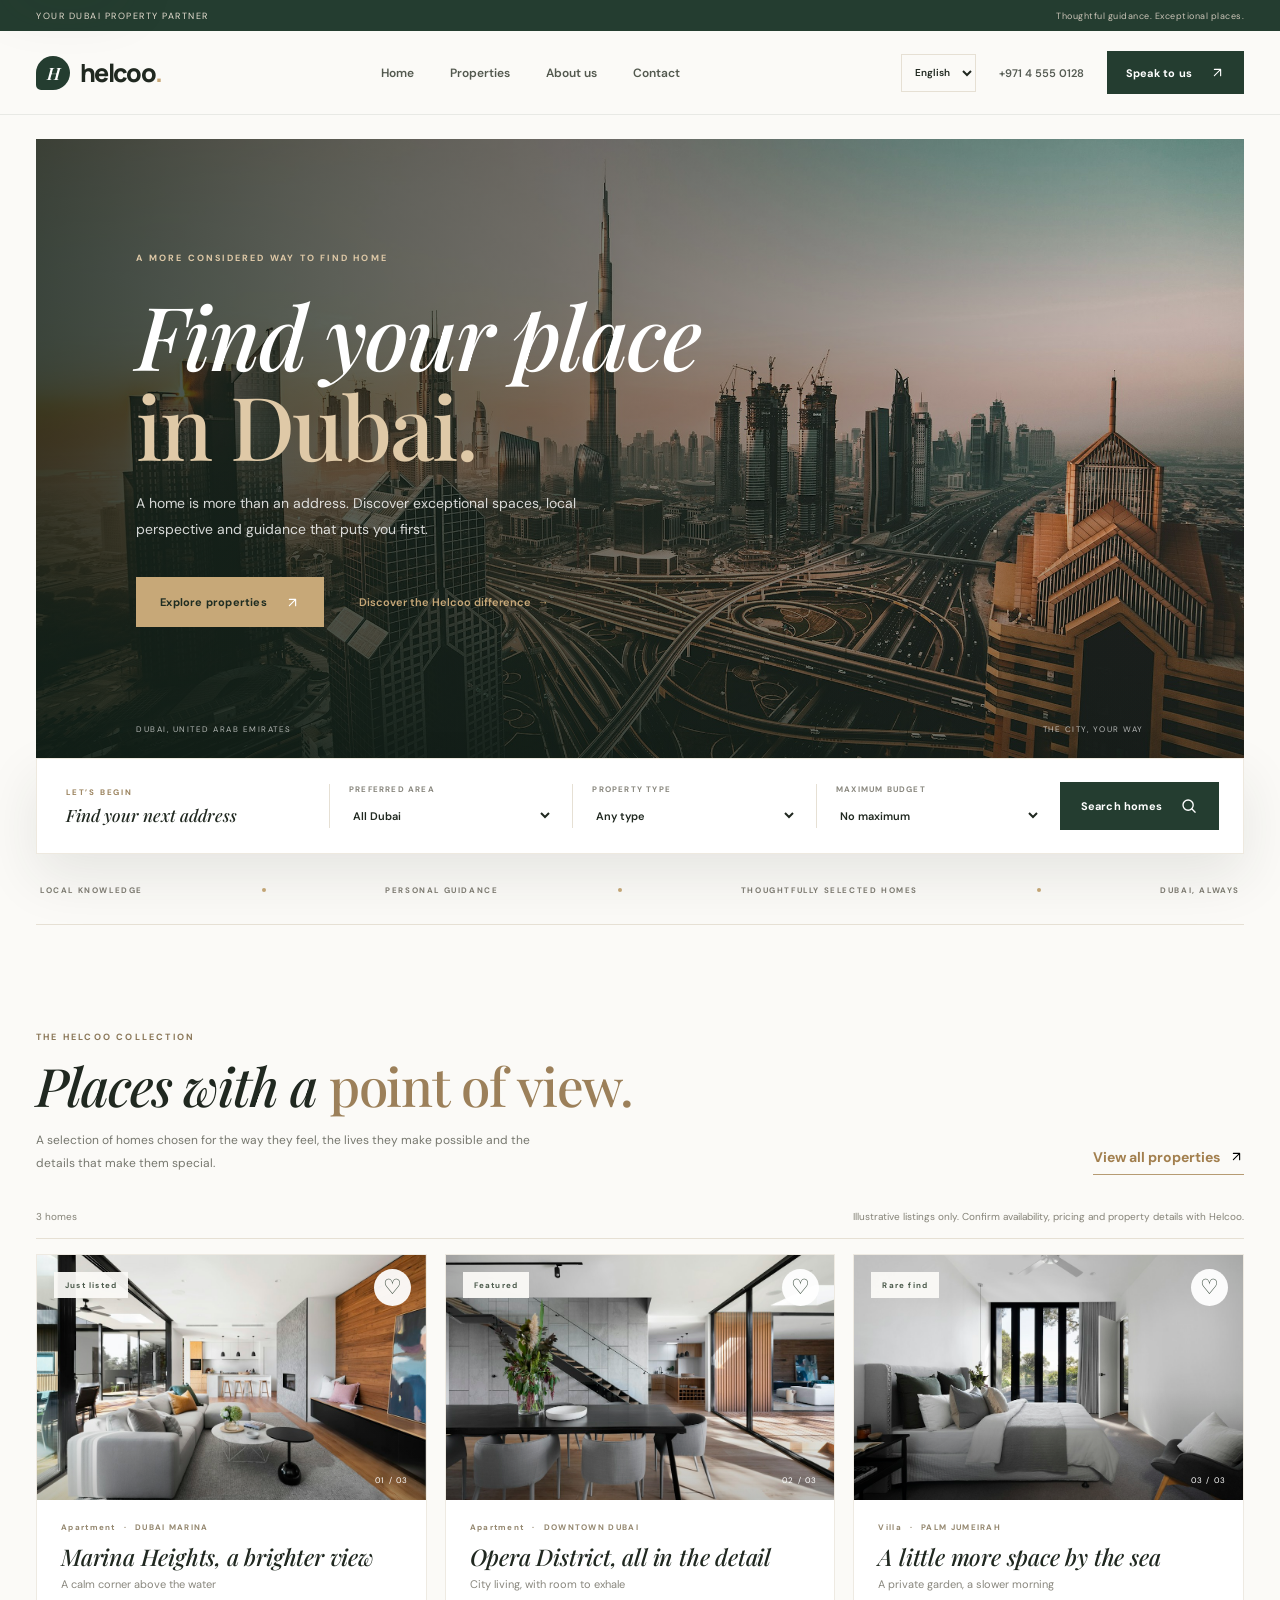
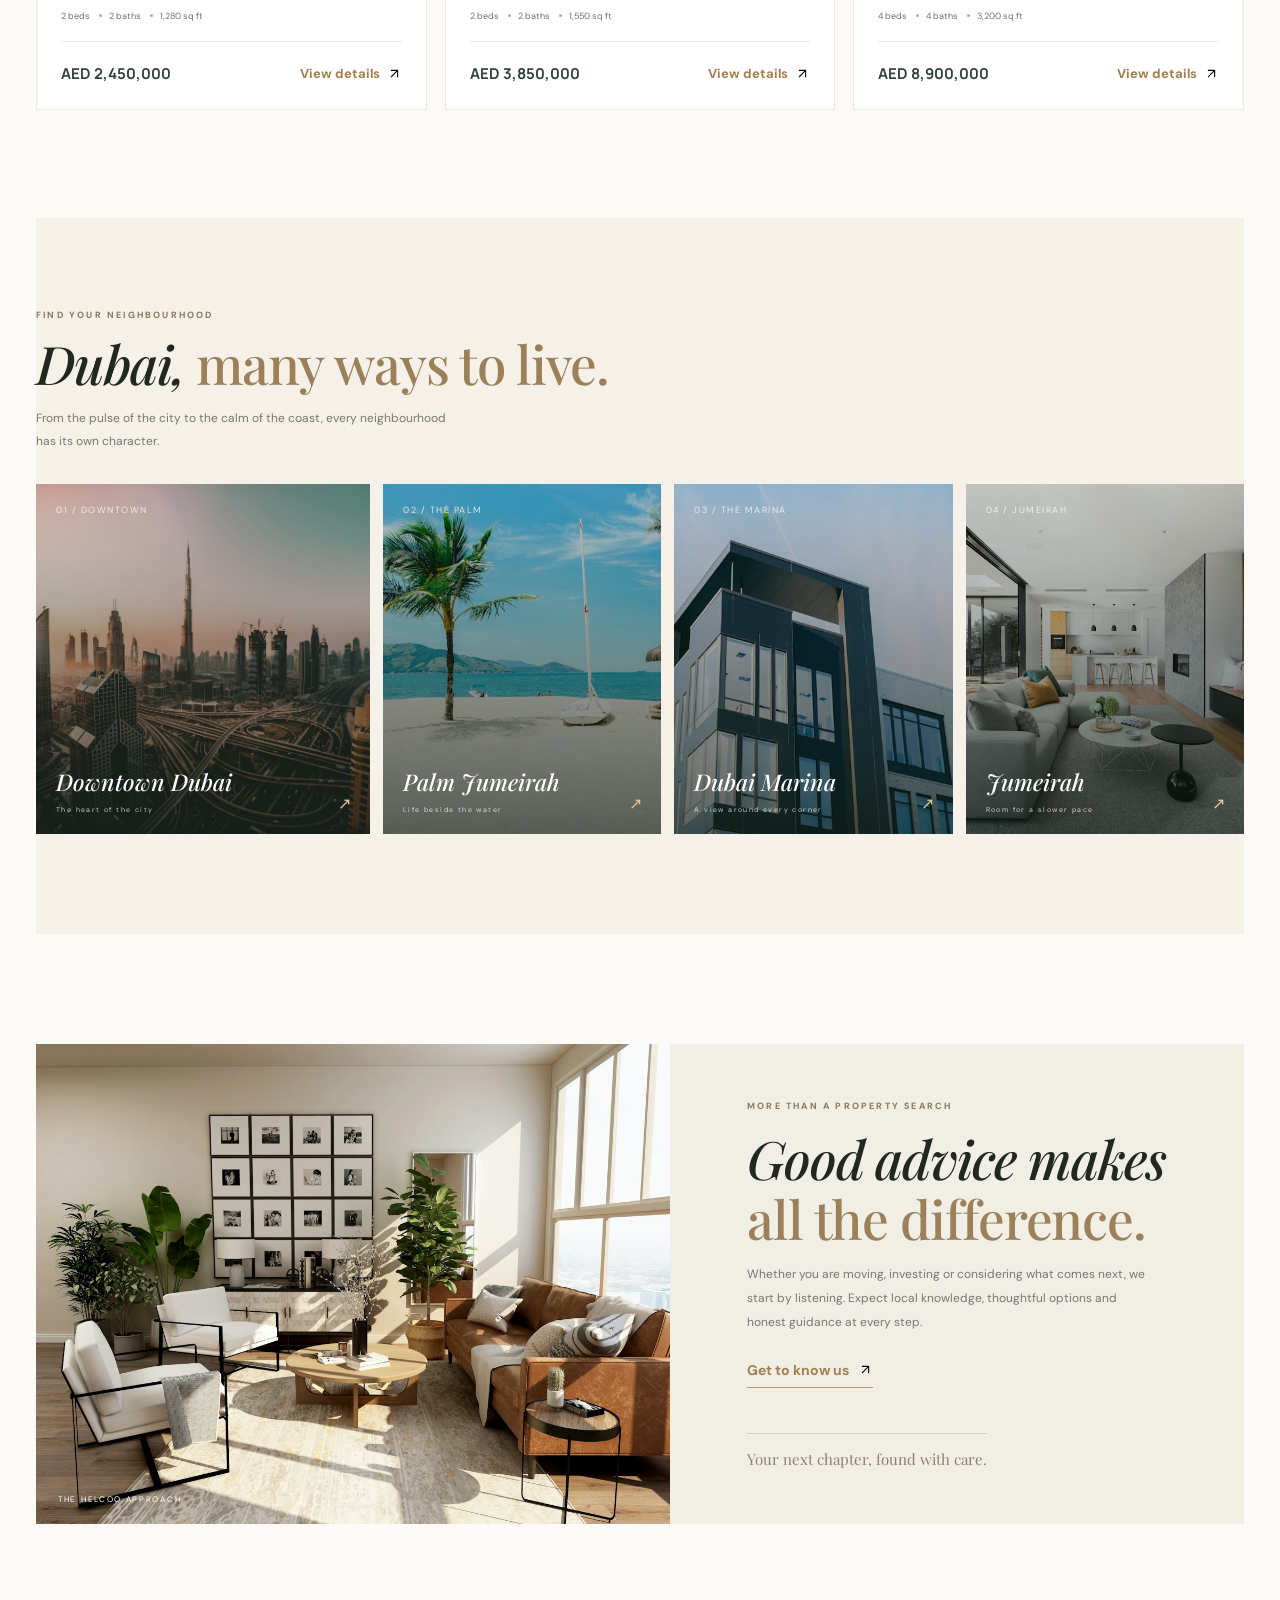
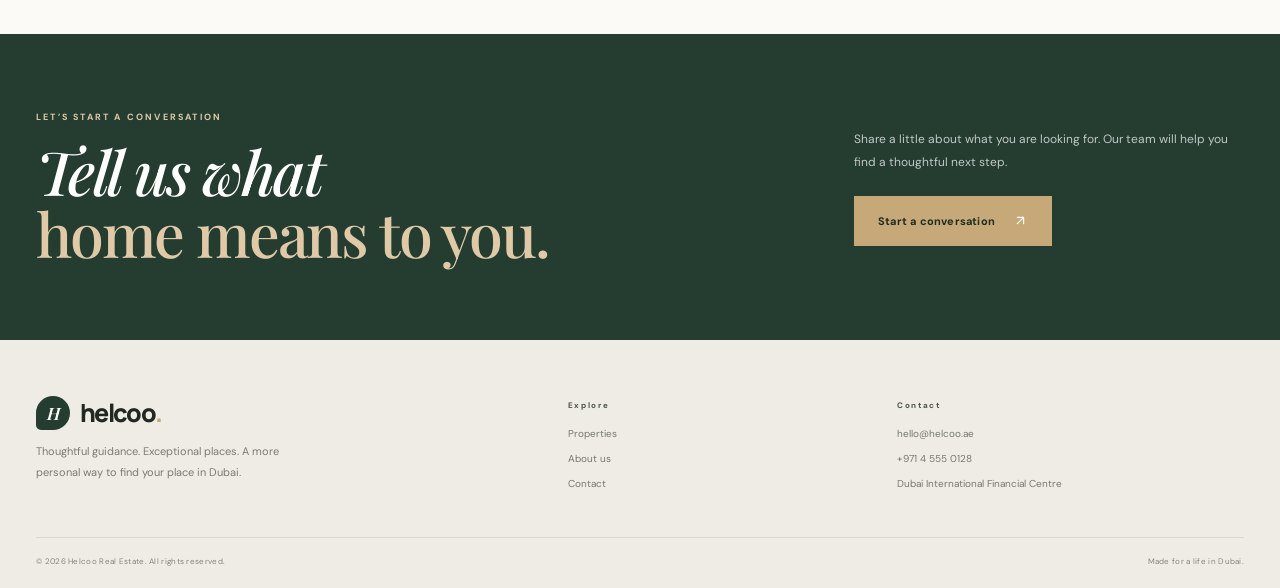
<file: index.html>
<!doctype html>
<html lang="en" dir="ltr">
<head>
  <meta charset="utf-8">
  <meta name="viewport" content="width=device-width, initial-scale=1">
  <meta name="theme-color" content="#f5f1e8">
  <meta name="description" data-i18n-content="metaDescription" content="Discover considered homes and property opportunities across Dubai with Helcoo Real Estate.">
  <meta name="robots" content="index, follow">
  <meta name="referrer" content="strict-origin-when-cross-origin">
  <title data-i18n-title="pageTitle">Helcoo | Considered Dubai Real Estate</title>
  <meta property="og:type" content="website">
  <meta property="og:locale" content="en_AE">
  <meta property="og:site_name" content="Helcoo">
  <meta property="og:title" content="Helcoo | Considered Dubai Real Estate" data-i18n-content="pageTitle">
  <meta property="og:description" content="Discover considered homes and property opportunities across Dubai with Helcoo Real Estate." data-i18n-content="metaDescription">
  <meta property="og:image" content="https://images.unsplash.com/photo-1512453979798-5ea266f8880c?auto=format&amp;fit=crop&amp;w=1200&amp;h=630&amp;q=85">
  <link rel="stylesheet" href="css/styles.css">
  <link rel="stylesheet" href="css/components.css">
  <link rel="stylesheet" href="css/responsive.css">
  <script src="js/properties.js" defer></script>
  <script src="js/search.js" defer></script>
  <script src="js/favorites.js" defer></script>
  <script src="js/navigation.js" defer></script>
  <script src="js/script.js" defer></script>
</head>
<body data-page="home" data-root="./">
  <a class="skip-link" href="#main-content" data-i18n="skipLink">Skip to content</a>
  <div class="announcement">
    <span data-i18n="announcementTitle">YOUR DUBAI PROPERTY PARTNER</span>
    <span data-i18n="announcementText">Thoughtful guidance. Exceptional places.</span>
  </div>
  <header class="site-header">
    <div class="wrap nav-shell">
      <a class="brand" href="index.html" aria-label="Helcoo home" data-i18n-aria-label="brandLabel">
        <span class="brand-mark">H</span><span>helcoo<span class="brand-period">.</span></span>
      </a>
      <button class="menu-toggle" type="button" aria-label="Open navigation" data-i18n-aria-label="openNavigation" aria-expanded="false" aria-controls="primary-nav">
        <span></span><span></span>
      </button>
      <nav class="nav-links" id="primary-nav" aria-label="Main navigation" data-i18n-aria-label="mainNavigation">
        <a href="index.html" aria-current="page" data-i18n="navHome">Home</a>
        <a href="pages/properties.html" data-i18n="navProperties">Properties</a>
        <a href="pages/about.html" data-i18n="navAbout">About us</a>
        <a href="pages/contact.html" data-i18n="navContact">Contact</a>
      </nav>
      <div class="nav-actions">
        <label class="language-control">
          <span class="visually-hidden" data-i18n="languageLabel">Language</span>
          <select id="language-select" aria-label="Language" data-i18n-aria-label="languageLabel">
            <option value="en">English</option>
            <option value="ar">العربية</option>
          </select>
        </label>
        <a class="nav-phone" href="tel:+97145550128" data-i18n="contactPhone">+971 4 555 0128</a>
        <a class="button button-dark button-small" href="pages/contact.html"><span data-i18n="speakToUs">Speak to us</span><img src="assets/icons/arrow-up-right.svg" alt="" aria-hidden="true"></a>
      </div>
    </div>
  </header>

  <main id="main-content" tabindex="-1">
    <section class="hero wrap" id="home" aria-labelledby="hero-title">
      <div class="hero-image" role="img" aria-label="Dubai skyline at golden hour" data-i18n-aria-label="heroImage"></div>
      <div class="hero-shade"></div>
      <div class="hero-content">
        <p class="eyebrow eyebrow-light" data-i18n="heroEyebrow">A MORE CONSIDERED WAY TO FIND HOME</p>
        <h1 id="hero-title"><span data-i18n="heroTitle">Find your place</span><br><em data-i18n="heroTitleAccent">in Dubai.</em></h1>
        <p class="hero-copy" data-i18n="heroCopy">A home is more than an address. Discover exceptional spaces, local perspective and guidance that puts you first.</p>
        <div class="hero-actions">
          <a class="button button-gold" href="pages/properties.html"><span data-i18n="exploreProperties">Explore properties</span><img src="assets/icons/arrow-up-right.svg" alt="" aria-hidden="true"></a>
          <a class="hero-text-link" href="pages/about.html"><span data-i18n="heroAboutLink">Discover the Helcoo difference</span><span aria-hidden="true">→</span></a>
        </div>
      </div>
      <div class="hero-caption"><span data-i18n="heroCaptionLocation">DUBAI, UNITED ARAB EMIRATES</span><span data-i18n="heroCaptionCity">THE CITY, YOUR WAY</span></div>
    </section>

    <section class="search-section wrap" aria-label="Find a property" data-i18n-aria-label="searchLabel">
      <form class="search-panel" id="search-form">
        <div class="search-intro">
          <span class="search-kicker" data-i18n="searchKicker">LET’S BEGIN</span>
          <strong data-i18n="searchTitle">Find your next address</strong>
        </div>
        <div class="field">
          <label for="location" data-i18n="areaLabel">Preferred area</label>
          <select id="location" name="location">
            <option value="all" data-i18n="allDubai">All Dubai</option>
            <option value="Dubai Marina" data-i18n="areaDubaiMarina">Dubai Marina</option>
            <option value="Downtown Dubai" data-i18n="areaDowntown">Downtown Dubai</option>
            <option value="Palm Jumeirah" data-i18n="areaPalm">Palm Jumeirah</option>
            <option value="Jumeirah" data-i18n="areaJumeirah">Jumeirah</option>
          </select>
        </div>
        <div class="field">
          <label for="type" data-i18n="typeLabel">Property type</label>
          <select id="type" name="type">
            <option value="all" data-i18n="anyType">Any type</option>
            <option value="Apartment" data-i18n="apartment">Apartment</option>
            <option value="Villa" data-i18n="villa">Villa</option>
            <option value="Townhouse" data-i18n="townhouse">Townhouse</option>
          </select>
        </div>
        <div class="field">
          <label for="budget" data-i18n="budgetLabel">Maximum budget</label>
          <select id="budget" name="budget">
            <option value="all" data-i18n="noMaximum">No maximum</option>
            <option value="2000000" data-i18n="budget2m">AED 2 million</option>
            <option value="4000000" data-i18n="budget4m">AED 4 million</option>
            <option value="6000000" data-i18n="budget6m">AED 6 million</option>
            <option value="10000000" data-i18n="budget10m">AED 10 million</option>
          </select>
        </div>
        <button class="button button-dark search-button" type="submit">
          <span data-i18n="searchHomes">Search homes</span>
          <img src="assets/icons/search.svg" alt="" aria-hidden="true">
        </button>
      </form>
    </section>

    <section class="intro-strip wrap" aria-label="Helcoo service promise">
      <span data-i18n="localKnowledge">LOCAL KNOWLEDGE</span><i></i>
      <span data-i18n="personalGuidance">PERSONAL GUIDANCE</span><i></i>
      <span data-i18n="selectedHomes">THOUGHTFULLY SELECTED HOMES</span><i></i>
      <span data-i18n="dubaiAlways">DUBAI, ALWAYS</span>
    </section>

    <section class="section wrap" id="properties">
      <div class="section-heading">
        <div>
          <p class="eyebrow" data-i18n="collectionEyebrow">THE HELCOO COLLECTION</p>
          <h2><span data-i18n="collectionTitle">Places with a</span> <em data-i18n="collectionTitleAccent">point of view.</em></h2>
          <p class="section-description" data-i18n="collectionCopy">A selection of homes chosen for the way they feel, the lives they make possible and the details that make them special.</p>
        </div>
        <a class="underlined-link" href="pages/properties.html"><span data-i18n="viewAllProperties">View all properties</span><img src="assets/icons/arrow-up-right.svg" alt="" aria-hidden="true"></a>
      </div>
      <div class="results-toolbar">
        <p id="results-count" aria-live="polite" data-i18n="resultsCountDefault">A selection of homes</p>
        <p class="listing-disclaimer" data-i18n="listingDisclaimer">Illustrative listings only. Confirm availability, pricing and property details with Helcoo.</p>
      </div>
      <div class="property-grid" id="property-grid"></div>
    </section>

    <section class="section wrap areas-section" id="areas">
      <div class="section-heading area-heading">
        <div>
          <p class="eyebrow" data-i18n="areasEyebrow">FIND YOUR NEIGHBOURHOOD</p>
          <h2><span data-i18n="areasTitle">Dubai,</span> <em data-i18n="areasTitleAccent">many ways to live.</em></h2>
          <p class="section-description" data-i18n="areasCopy">From the pulse of the city to the calm of the coast, every neighbourhood has its own character.</p>
        </div>
      </div>
      <div class="area-grid">
        <a class="area-card area-downtown reveal" href="pages/properties.html?location=Downtown%20Dubai">
          <span class="area-number">01 / DOWNTOWN</span><span class="area-copy"><strong data-i18n="areaDowntown">Downtown Dubai</strong><small data-i18n="downtownTagline">The heart of the city</small></span><span class="area-arrow" aria-hidden="true">↗</span>
        </a>
        <a class="area-card area-palm reveal" href="pages/properties.html?location=Palm%20Jumeirah">
          <span class="area-number">02 / THE PALM</span><span class="area-copy"><strong data-i18n="areaPalm">Palm Jumeirah</strong><small data-i18n="palmTagline">Life beside the water</small></span><span class="area-arrow" aria-hidden="true">↗</span>
        </a>
        <a class="area-card area-marina reveal" href="pages/properties.html?location=Dubai%20Marina">
          <span class="area-number">03 / THE MARINA</span><span class="area-copy"><strong data-i18n="areaDubaiMarina">Dubai Marina</strong><small data-i18n="marinaTagline">A view around every corner</small></span><span class="area-arrow" aria-hidden="true">↗</span>
        </a>
        <a class="area-card area-jumeirah reveal" href="pages/properties.html?location=Jumeirah">
          <span class="area-number">04 / JUMEIRAH</span><span class="area-copy"><strong data-i18n="areaJumeirah">Jumeirah</strong><small data-i18n="jumeirahTagline">Room for a slower pace</small></span><span class="area-arrow" aria-hidden="true">↗</span>
        </a>
      </div>
    </section>

    <section class="editorial-section wrap" id="about">
      <div class="editorial-image reveal">
        <span data-i18n="editorialImageCaption">THE HELCOO APPROACH</span>
      </div>
      <div class="editorial-copy reveal">
        <p class="eyebrow" data-i18n="editorialEyebrow">MORE THAN A PROPERTY SEARCH</p>
        <h2><span data-i18n="editorialTitle">Good advice makes</span> <em data-i18n="editorialTitleAccent">all the difference.</em></h2>
        <p data-i18n="editorialCopy">Whether you are moving, investing or considering what comes next, we start by listening. Expect local knowledge, thoughtful options and honest guidance at every step.</p>
        <a class="underlined-link" href="pages/about.html"><span data-i18n="getToKnow">Get to know us</span><img src="assets/icons/arrow-up-right.svg" alt="" aria-hidden="true"></a>
        <span class="editorial-signature" data-i18n="editorialSignature">Your next chapter, found with care.</span>
      </div>
    </section>

    <section class="contact-band">
      <div class="wrap contact-inner">
        <div>
          <p class="eyebrow eyebrow-light" data-i18n="contactEyebrow">WHEN YOU’RE READY</p>
          <h2><span data-i18n="contactTitle">Let’s find a place</span><br><em data-i18n="contactTitleAccent">to call home.</em></h2>
        </div>
        <div class="contact-side">
          <p data-i18n="contactCopy">Tell us what you are looking for. We will bring local expertise and personal attention to your next step.</p>
          <a class="button button-gold" href="pages/contact.html"><span data-i18n="startConversation">Start a conversation</span><img src="assets/icons/arrow-up-right.svg" alt="" aria-hidden="true"></a>
        </div>
      </div>
    </section>
  </main>

  <footer class="site-footer">
    <div class="wrap footer-main">
      <div class="footer-brand">
        <a class="brand" href="index.html" aria-label="Helcoo home" data-i18n-aria-label="brandLabel"><span class="brand-mark">H</span><span>helcoo<span class="brand-period">.</span></span></a>
        <p data-i18n="footerBrandCopy">Thoughtful guidance. Exceptional places. A more personal way to find your place in Dubai.</p>
      </div>
      <div class="footer-col">
        <h4 data-i18n="footerExplore">Explore</h4>
        <a href="pages/properties.html" data-i18n="navProperties">Properties</a>
        <a href="pages/about.html" data-i18n="navAbout">About us</a>
        <a href="pages/contact.html" data-i18n="navContact">Contact</a>
      </div>
      <div class="footer-col">
        <h4 data-i18n="footerContact">Contact</h4>
        <a href="mailto:hello@helcoo.ae" data-i18n="contactEmail">hello@helcoo.ae</a>
        <a href="tel:+97145550128" data-i18n="contactPhone">+971 4 555 0128</a>
        <span data-i18n="officeArea">Dubai International Financial Centre</span>
      </div>
    </div>
    <div class="wrap footer-bottom">
      <span>© <span data-year></span> <span data-i18n="copyright">Helcoo Real Estate. All rights reserved.</span></span>
      <span data-i18n="footerMotto">Made for a life in Dubai.</span>
    </div>
  </footer>
  <div class="toast" id="toast" role="status" aria-live="polite"></div>
</body>
</html>
</file>
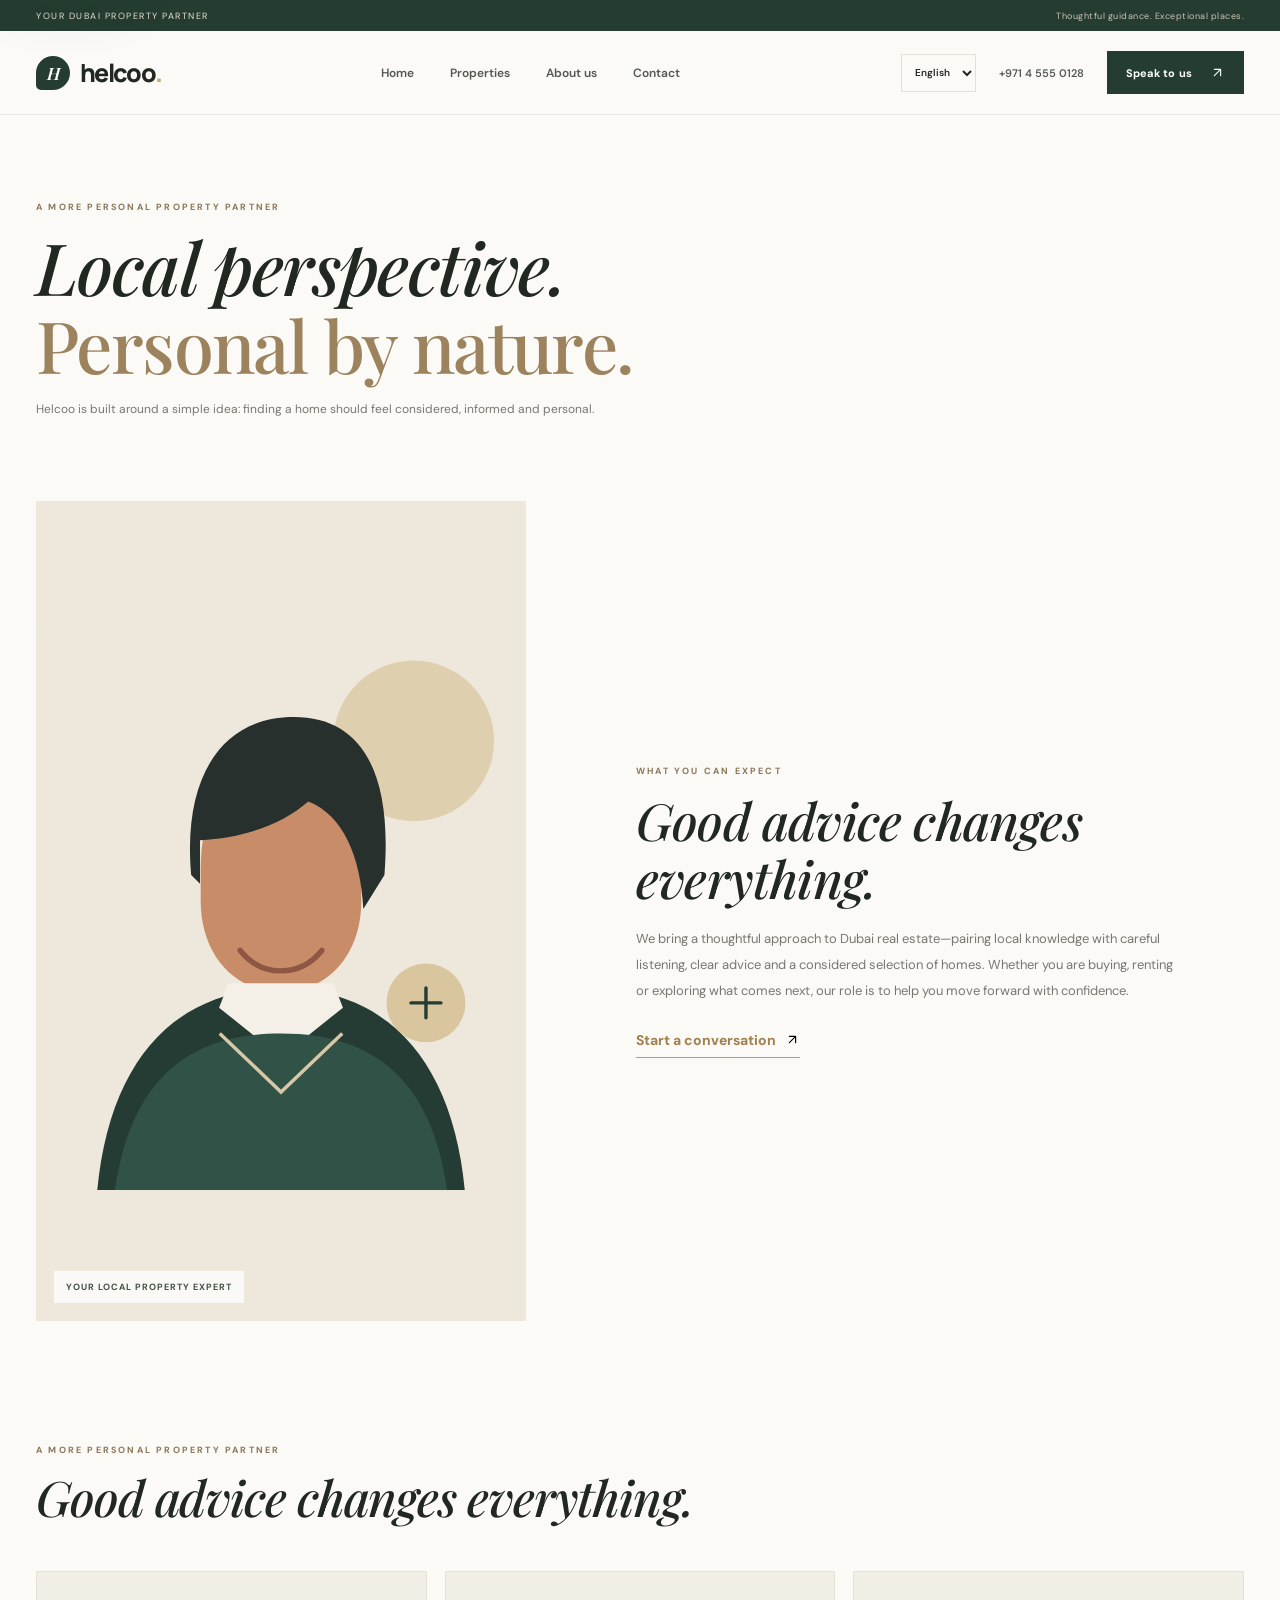
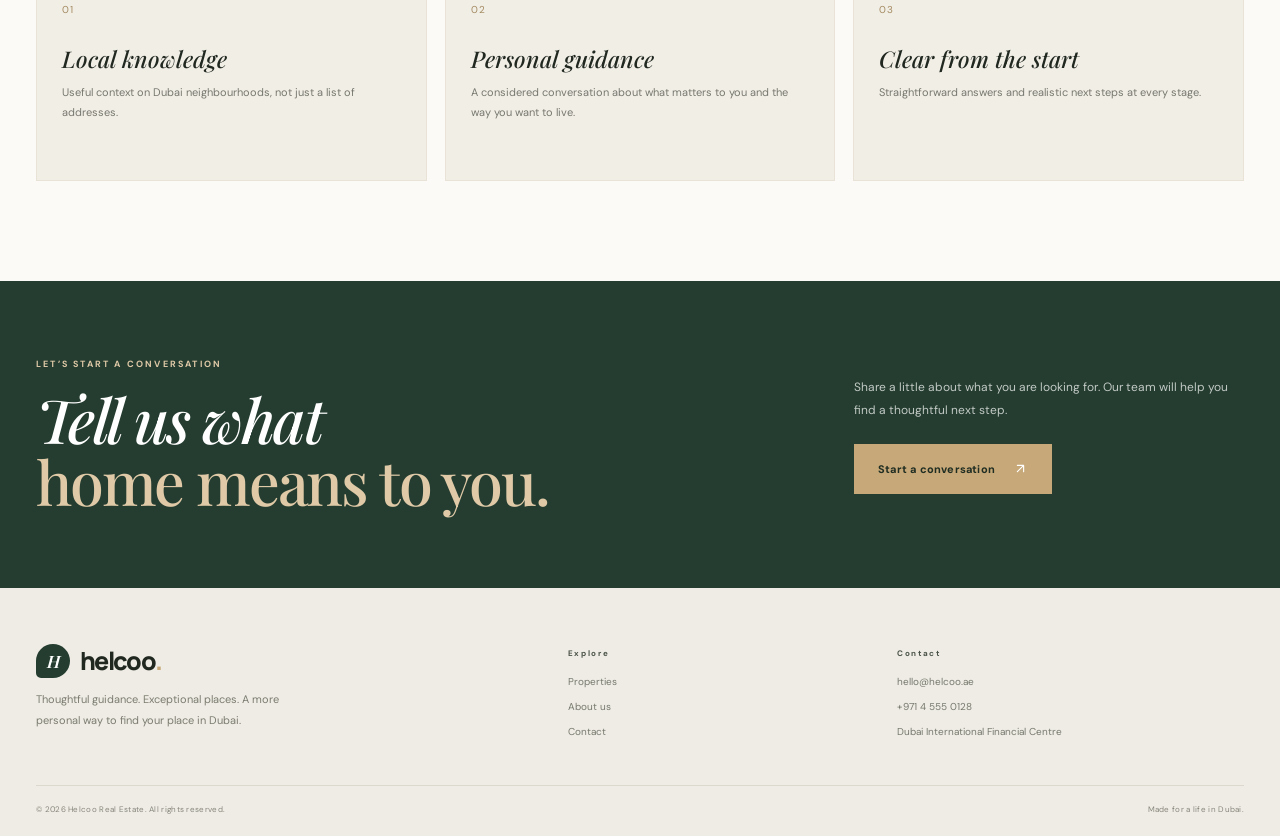
<file: pages/about.html>
<!doctype html>
<html lang="en" dir="ltr">

<head>
  <meta charset="utf-8">
  <meta name="viewport" content="width=device-width, initial-scale=1">
  <meta name="theme-color" content="#f5f1e8">
  <meta name="description" data-i18n-content="aboutMetaDescription"
    content="Meet Helcoo, a thoughtful and personal property partner in Dubai.">
  <meta name="robots" content="index, follow">
  <title data-i18n-title="aboutPageTitle">About Helcoo | Dubai Property, Personally Guided</title>
  <link rel="stylesheet" href="../css/styles.css">
  <link rel="stylesheet" href="../css/components.css">
  <link rel="stylesheet" href="../css/responsive.css">
  <script src="../js/properties.js" defer></script>
  <script src="../js/search.js" defer></script>
  <script src="../js/favorites.js" defer></script>
  <script src="../js/navigation.js" defer></script>
  <script src="../js/script.js" defer></script>
</head>

<body data-page="about" data-root="../">
  <a class="skip-link" href="#main-content" data-i18n="skipLink">Skip to content</a>
  <div class="announcement"><span data-i18n="announcementTitle">YOUR DUBAI PROPERTY PARTNER</span><span
      data-i18n="announcementText">Thoughtful guidance. Exceptional places.</span></div>
  <header class="site-header">
    <div class="wrap nav-shell">
      <a class="brand" href="../index.html" aria-label="Helcoo home" data-i18n-aria-label="brandLabel"><span
          class="brand-mark">H</span><span>helcoo<span class="brand-period">.</span></span></a>
      <button class="menu-toggle" type="button" aria-label="Open navigation" data-i18n-aria-label="openNavigation"
        aria-expanded="false" aria-controls="primary-nav"><span></span><span></span></button>
      <nav class="nav-links" id="primary-nav" aria-label="Main navigation" data-i18n-aria-label="mainNavigation">
        <a href="../index.html" data-i18n="navHome">Home</a><a href="properties.html"
          data-i18n="navProperties">Properties</a><a href="about.html" aria-current="page" data-i18n="navAbout">About
          us</a><a href="contact.html" data-i18n="navContact">Contact</a>
      </nav>
      <div class="nav-actions">
        <label class="language-control"><span class="visually-hidden" data-i18n="languageLabel">Language</span><select
            id="language-select" aria-label="Language" data-i18n-aria-label="languageLabel">
            <option value="en">English</option>
            <option value="ar">العربية</option>
          </select></label>
        <a class="nav-phone" href="tel:+97145550128" data-i18n="contactPhone">+971 4 555 0128</a>
        <a class="button button-dark button-small" href="contact.html"><span data-i18n="speakToUs">Speak to
            us</span><img src="../assets/icons/arrow-up-right.svg" alt="" aria-hidden="true"></a>
      </div>
    </div>
  </header>
  <main id="main-content" tabindex="-1">
    <section class="page-hero wrap about-page-hero">
      <p class="eyebrow" data-i18n="aboutEyebrow">A MORE PERSONAL PROPERTY PARTNER</p>
      <h1><span data-i18n="aboutTitle">Local perspective.</span><br><em data-i18n="aboutTitleAccent">Personal by
          nature.</em></h1>
      <p class="section-description" data-i18n="aboutIntro">Helcoo is built around a simple idea: finding a home should
        feel considered, informed and personal.</p>
    </section>
    <section class="about-story wrap">
      <div class="about-visual reveal">
        <img src="../assets/images/agents/advisor-illustration.svg"
          alt="Illustration representing a local property advisor"
          data-en="Illustration representing a local property advisor" data-ar="رسم توضيحي يرمز إلى مستشار عقاري محلي"
          width="720" height="820">
        <span data-i18n="aboutImageLabel">YOUR LOCAL PROPERTY EXPERT</span>
      </div>
      <div class="about-story-copy reveal">
        <p class="eyebrow" data-i18n="valuesEyebrow">WHAT YOU CAN EXPECT</p>
        <h2 data-i18n="valuesTitle">Good advice changes everything.</h2>
        <p data-i18n="aboutBody">We bring a thoughtful approach to Dubai real estate—pairing local knowledge with
          careful listening, clear advice and a considered selection of homes. Whether you are buying, renting or
          exploring what comes next, our role is to help you move forward with confidence.</p>
        <a class="underlined-link" href="contact.html"><span data-i18n="startConversation">Start a
            conversation</span><img src="../assets/icons/arrow-up-right.svg" alt="" aria-hidden="true"></a>
      </div>
    </section>
    <section class="section wrap values-section">
      <div class="section-heading">
        <div>
          <p class="eyebrow" data-i18n="aboutEyebrow">A MORE PERSONAL PROPERTY PARTNER</p>
          <h2 data-i18n="valuesTitle">Good advice changes everything.</h2>
        </div>
      </div>
      <div class="values-grid">
        <article class="value-card reveal"><span class="value-number">01</span>
          <h3 data-i18n="valueKnowledge">Local knowledge</h3>
          <p data-i18n="valueKnowledgeCopy">Useful context on Dubai neighbourhoods, not just a list of addresses.</p>
        </article>
        <article class="value-card reveal"><span class="value-number">02</span>
          <h3 data-i18n="valueCare">Personal guidance</h3>
          <p data-i18n="valueCareCopy">A considered conversation about what matters to you and the way you want to live.
          </p>
        </article>
        <article class="value-card reveal"><span class="value-number">03</span>
          <h3 data-i18n="valueClarity">Clear from the start</h3>
          <p data-i18n="valueClarityCopy">Straightforward answers and realistic next steps at every stage.</p>
        </article>
      </div>
    </section>
    <section class="contact-band">
      <div class="wrap contact-inner">
        <div>
          <p class="eyebrow eyebrow-light" data-i18n="contactEyebrow">LET’S START A CONVERSATION</p>
          <h2><span data-i18n="contactTitle">Tell us what</span><br><em data-i18n="contactTitleAccent">home means to
              you.</em></h2>
        </div>
        <div class="contact-side">
          <p data-i18n="contactCopy">Share a little about what you are looking for. Our team will help you find a
            thoughtful next step.</p><a class="button button-gold" href="contact.html"><span
              data-i18n="startConversation">Start a conversation</span><img src="../assets/icons/arrow-up-right.svg"
              alt="" aria-hidden="true"></a>
        </div>
      </div>
    </section>
  </main>
  <footer class="site-footer">
    <div class="wrap footer-main">
      <div class="footer-brand"><a class="brand" href="../index.html" aria-label="Helcoo home"
          data-i18n-aria-label="brandLabel"><span class="brand-mark">H</span><span>helcoo<span
              class="brand-period">.</span></span></a>
        <p data-i18n="footerBrandCopy">Thoughtful guidance. Exceptional places. A more personal way to find your place
          in Dubai.</p>
      </div>
      <div class="footer-col">
        <h4 data-i18n="footerExplore">Explore</h4><a href="properties.html" data-i18n="navProperties">Properties</a><a
          href="about.html" data-i18n="navAbout">About us</a><a href="contact.html" data-i18n="navContact">Contact</a>
      </div>
      <div class="footer-col">
        <h4 data-i18n="footerContact">Contact</h4><a href="mailto:hello@helcoo.ae"
          data-i18n="contactEmail">hello@helcoo.ae</a><a href="tel:+97145550128" data-i18n="contactPhone">+971 4 555
          0128</a><span data-i18n="officeArea">Dubai International Financial Centre</span>
      </div>
    </div>
    <div class="wrap footer-bottom"><span>© <span data-year></span> <span data-i18n="copyright">Helcoo Real Estate. All
          rights reserved.</span></span><span data-i18n="footerMotto">Made for a life in Dubai.</span></div>
  </footer>
  <div class="toast" id="toast" role="status" aria-live="polite"></div>
</body>

</html>
</file>
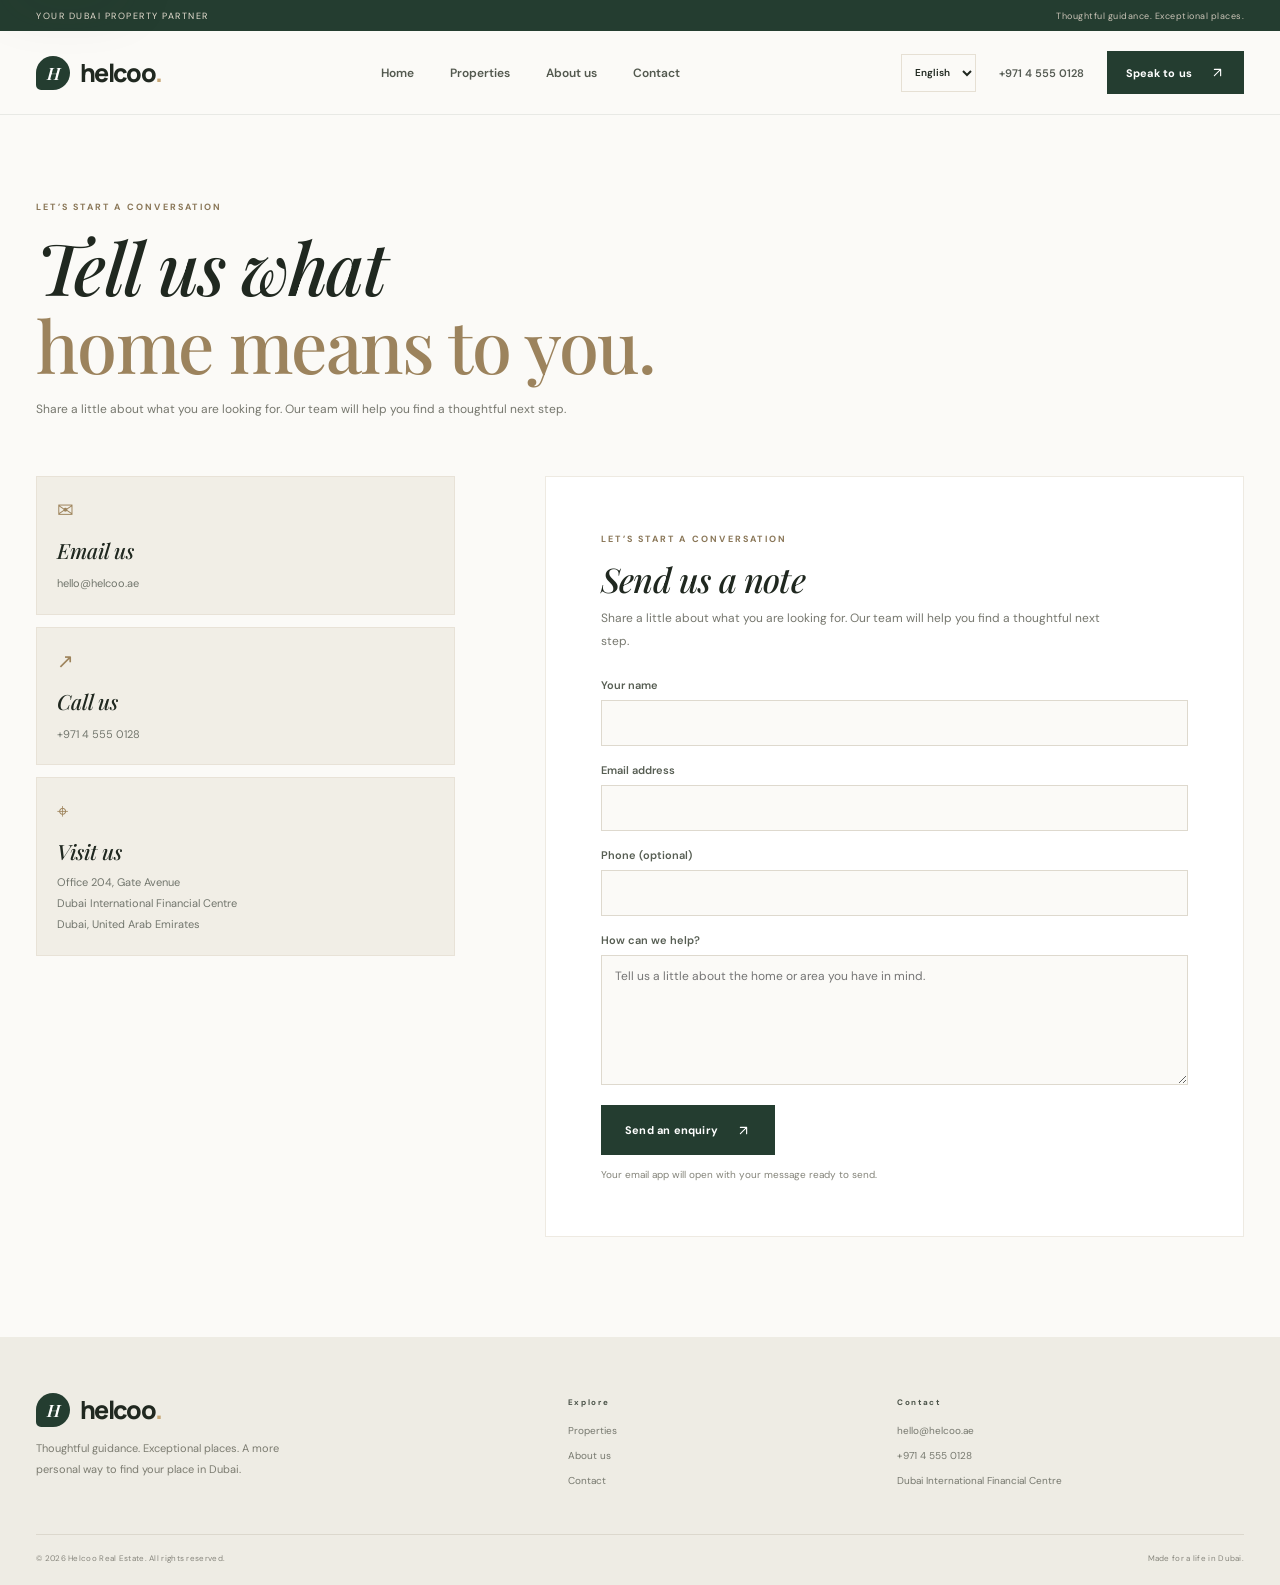
<file: pages/contact.html>
<!doctype html>
<html lang="en" dir="ltr">
<head>
  <meta charset="utf-8">
  <meta name="viewport" content="width=device-width, initial-scale=1">
  <meta name="theme-color" content="#f5f1e8">
  <meta name="description" data-i18n-content="contactMetaDescription" content="Get in touch with Helcoo Real Estate for personal property guidance in Dubai.">
  <meta name="robots" content="index, follow">
  <title data-i18n-title="contactPageTitle">Contact Helcoo | Dubai Property Guidance</title>
  <link rel="stylesheet" href="../css/styles.css">
  <link rel="stylesheet" href="../css/components.css">
  <link rel="stylesheet" href="../css/responsive.css">
  <script src="../js/properties.js" defer></script>
  <script src="../js/search.js" defer></script>
  <script src="../js/favorites.js" defer></script>
  <script src="../js/navigation.js" defer></script>
  <script src="../js/script.js" defer></script>
</head>
<body data-page="contact" data-root="../">
  <a class="skip-link" href="#main-content" data-i18n="skipLink">Skip to content</a>
  <div class="announcement"><span data-i18n="announcementTitle">YOUR DUBAI PROPERTY PARTNER</span><span data-i18n="announcementText">Thoughtful guidance. Exceptional places.</span></div>
  <header class="site-header">
    <div class="wrap nav-shell">
      <a class="brand" href="../index.html" aria-label="Helcoo home" data-i18n-aria-label="brandLabel"><span class="brand-mark">H</span><span>helcoo<span class="brand-period">.</span></span></a>
      <button class="menu-toggle" type="button" aria-label="Open navigation" data-i18n-aria-label="openNavigation" aria-expanded="false" aria-controls="primary-nav"><span></span><span></span></button>
      <nav class="nav-links" id="primary-nav" aria-label="Main navigation" data-i18n-aria-label="mainNavigation">
        <a href="../index.html" data-i18n="navHome">Home</a><a href="properties.html" data-i18n="navProperties">Properties</a><a href="about.html" data-i18n="navAbout">About us</a><a href="contact.html" aria-current="page" data-i18n="navContact">Contact</a>
      </nav>
      <div class="nav-actions">
        <label class="language-control"><span class="visually-hidden" data-i18n="languageLabel">Language</span><select id="language-select" aria-label="Language" data-i18n-aria-label="languageLabel"><option value="en">English</option><option value="ar">العربية</option></select></label>
        <a class="nav-phone" href="tel:+97145550128" data-i18n="contactPhone">+971 4 555 0128</a>
        <a class="button button-dark button-small" href="mailto:hello@helcoo.ae"><span data-i18n="speakToUs">Speak to us</span><img src="../assets/icons/arrow-up-right.svg" alt="" aria-hidden="true"></a>
      </div>
    </div>
  </header>
  <main id="main-content" tabindex="-1">
    <section class="page-hero wrap contact-page-hero">
      <p class="eyebrow" data-i18n="contactEyebrow">LET’S START A CONVERSATION</p>
      <h1><span data-i18n="contactTitle">Tell us what</span><br><em data-i18n="contactTitleAccent">home means to you.</em></h1>
      <p class="section-description" data-i18n="contactCopy">Share a little about what you are looking for. Our team will help you find a thoughtful next step.</p>
    </section>
    <section class="contact-section wrap">
      <div class="contact-details">
        <article class="contact-card reveal"><span class="contact-symbol" aria-hidden="true">✉</span><h2 data-i18n="emailUs">Email us</h2><a href="mailto:hello@helcoo.ae" data-i18n="contactEmail">hello@helcoo.ae</a></article>
        <article class="contact-card reveal"><span class="contact-symbol" aria-hidden="true">↗</span><h2 data-i18n="callUs">Call us</h2><a href="tel:+97145550128" data-i18n="contactPhone">+971 4 555 0128</a></article>
        <article class="contact-card reveal"><span class="contact-symbol" aria-hidden="true">⌖</span><h2 data-i18n="visitUs">Visit us</h2><p><span data-i18n="officeAddress">Office 204, Gate Avenue</span><br><span data-i18n="officeArea">Dubai International Financial Centre</span><br><span data-i18n="officeCity">Dubai, United Arab Emirates</span></p></article>
      </div>
      <form class="contact-form reveal" id="contact-form">
        <div class="form-intro"><p class="eyebrow" data-i18n="contactEyebrow">LET’S START A CONVERSATION</p><h2 data-i18n="contactFormTitle">Send us a note</h2><p class="section-description" data-i18n="contactCopy">Share a little about what you are looking for. Our team will help you find a thoughtful next step.</p></div>
        <div class="form-field"><label for="contact-name" data-i18n="nameLabel">Your name</label><input id="contact-name" name="name" autocomplete="name" required></div>
        <div class="form-field"><label for="contact-email" data-i18n="emailLabel">Email address</label><input id="contact-email" name="email" type="email" autocomplete="email" required></div>
        <div class="form-field"><label for="contact-phone" data-i18n="phoneLabel">Phone (optional)</label><input id="contact-phone" name="phone" type="tel" autocomplete="tel"></div>
        <div class="form-field"><label for="contact-message" data-i18n="messageLabel">How can we help?</label><textarea id="contact-message" name="message" rows="5" data-i18n-placeholder="messagePlaceholder" placeholder="Tell us a little about the home or area you have in mind." required></textarea></div>
        <button class="button button-dark" type="submit"><span data-i18n="sendMessage">Send an enquiry</span><img src="../assets/icons/arrow-up-right.svg" alt="" aria-hidden="true"></button>
        <p class="form-note" data-i18n="formMailNote">Your email app will open with your message ready to send.</p>
      </form>
    </section>
  </main>
  <footer class="site-footer">
    <div class="wrap footer-main">
      <div class="footer-brand"><a class="brand" href="../index.html" aria-label="Helcoo home" data-i18n-aria-label="brandLabel"><span class="brand-mark">H</span><span>helcoo<span class="brand-period">.</span></span></a><p data-i18n="footerBrandCopy">Thoughtful guidance. Exceptional places. A more personal way to find your place in Dubai.</p></div>
      <div class="footer-col"><h4 data-i18n="footerExplore">Explore</h4><a href="properties.html" data-i18n="navProperties">Properties</a><a href="about.html" data-i18n="navAbout">About us</a><a href="contact.html" data-i18n="navContact">Contact</a></div>
      <div class="footer-col"><h4 data-i18n="footerContact">Contact</h4><a href="mailto:hello@helcoo.ae" data-i18n="contactEmail">hello@helcoo.ae</a><a href="tel:+97145550128" data-i18n="contactPhone">+971 4 555 0128</a><span data-i18n="officeArea">Dubai International Financial Centre</span></div>
    </div>
    <div class="wrap footer-bottom"><span>© <span data-year></span> <span data-i18n="copyright">Helcoo Real Estate. All rights reserved.</span></span><span data-i18n="footerMotto">Made for a life in Dubai.</span></div>
  </footer>
  <div class="toast" id="toast" role="status" aria-live="polite"></div>
</body>
</html>
</file>
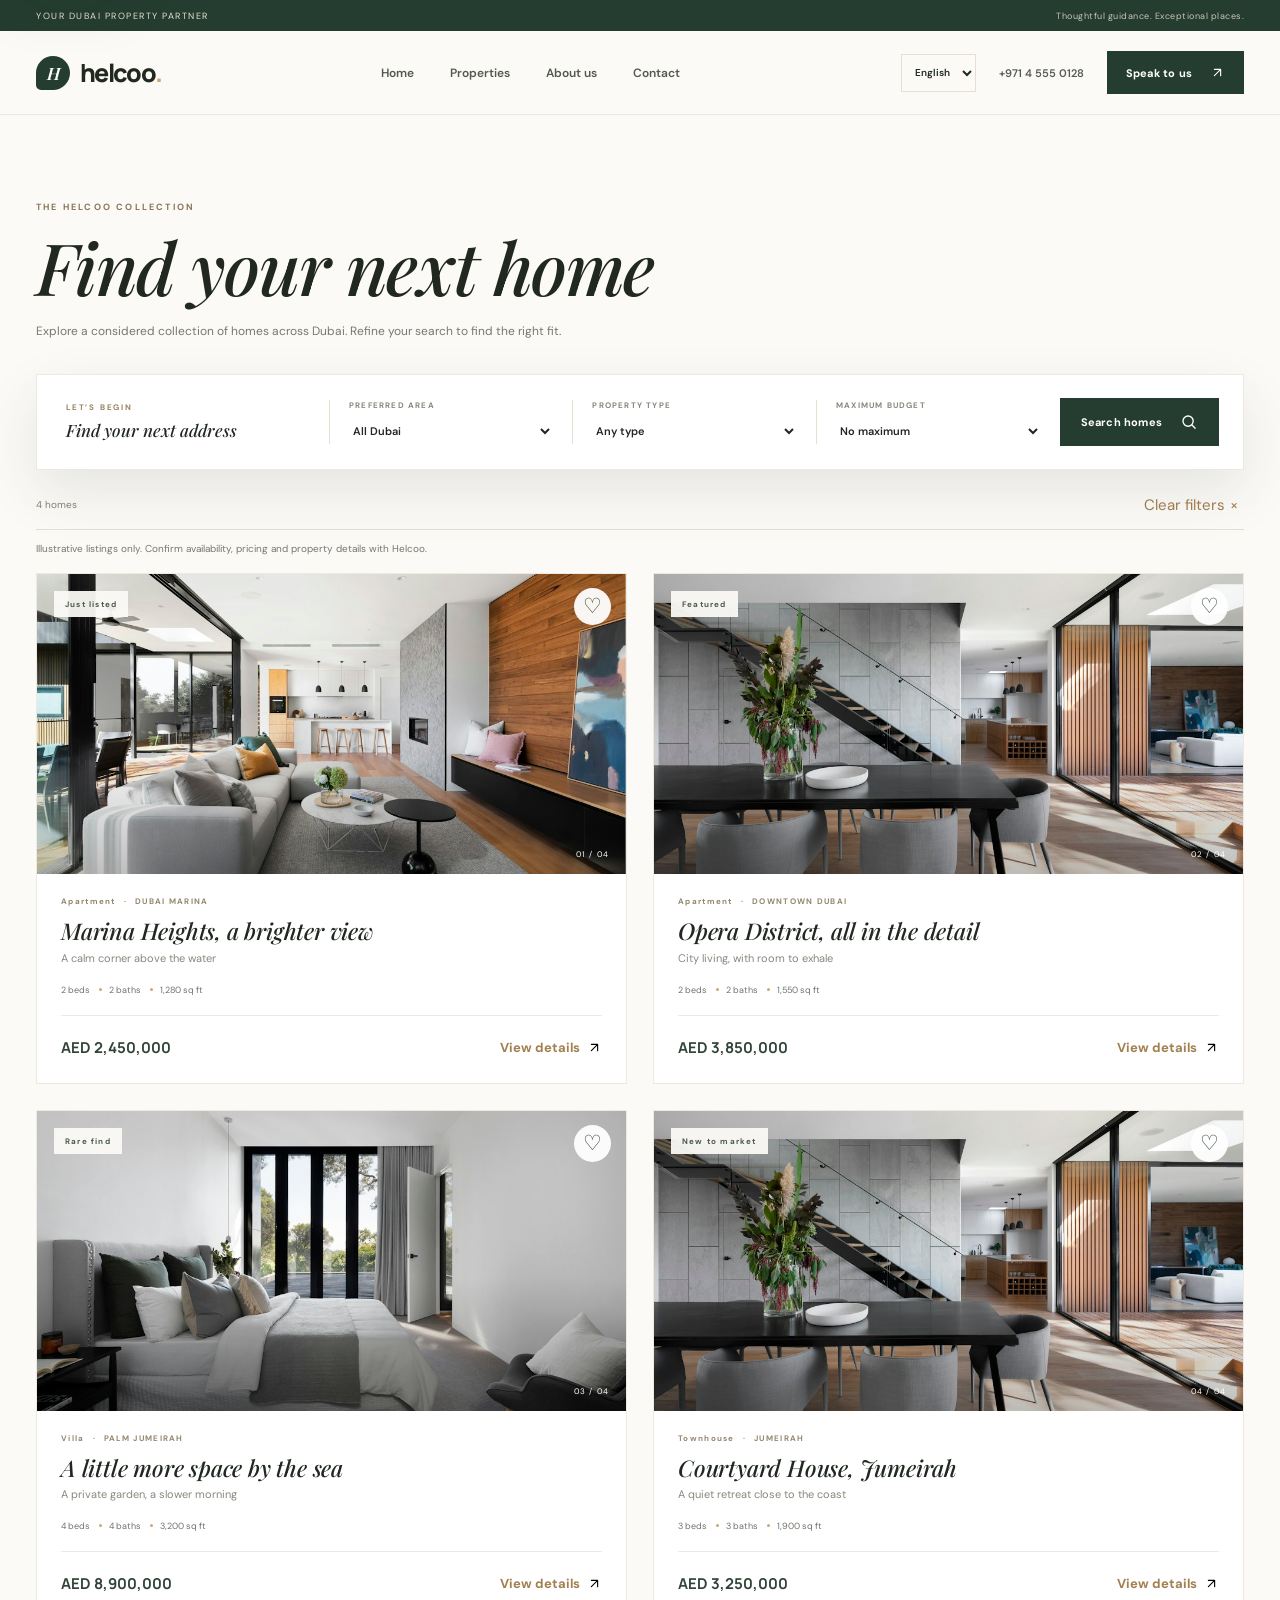
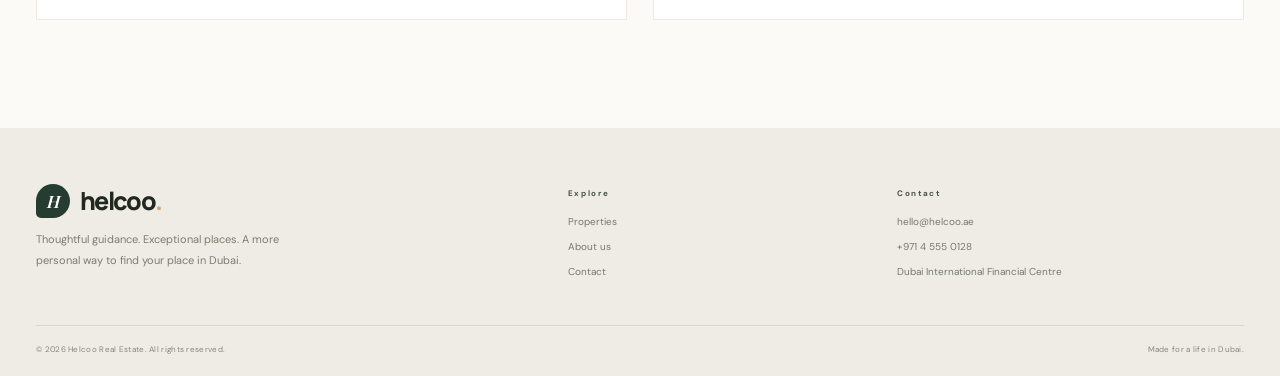
<file: pages/properties.html>
<!doctype html>
<html lang="en" dir="ltr">
<head>
  <meta charset="utf-8">
  <meta name="viewport" content="width=device-width, initial-scale=1">
  <meta name="theme-color" content="#f5f1e8">
  <meta name="description" data-i18n-content="metaDescription" content="Explore a considered collection of Dubai homes with Helcoo Real Estate.">
  <meta name="robots" content="index, follow">
  <title data-i18n-title="propertiesPageTitle">Dubai Properties | Helcoo Real Estate</title>
  <link rel="stylesheet" href="../css/styles.css">
  <link rel="stylesheet" href="../css/components.css">
  <link rel="stylesheet" href="../css/responsive.css">
  <script src="../js/properties.js" defer></script>
  <script src="../js/search.js" defer></script>
  <script src="../js/favorites.js" defer></script>
  <script src="../js/navigation.js" defer></script>
  <script src="../js/script.js" defer></script>
</head>
<body data-page="properties" data-root="../">
  <a class="skip-link" href="#main-content" data-i18n="skipLink">Skip to content</a>
  <div class="announcement"><span data-i18n="announcementTitle">YOUR DUBAI PROPERTY PARTNER</span><span data-i18n="announcementText">Thoughtful guidance. Exceptional places.</span></div>
  <header class="site-header">
    <div class="wrap nav-shell">
      <a class="brand" href="../index.html" aria-label="Helcoo home" data-i18n-aria-label="brandLabel"><span class="brand-mark">H</span><span>helcoo<span class="brand-period">.</span></span></a>
      <button class="menu-toggle" type="button" aria-label="Open navigation" data-i18n-aria-label="openNavigation" aria-expanded="false" aria-controls="primary-nav"><span></span><span></span></button>
      <nav class="nav-links" id="primary-nav" aria-label="Main navigation" data-i18n-aria-label="mainNavigation">
        <a href="../index.html" data-i18n="navHome">Home</a>
        <a href="properties.html" aria-current="page" data-i18n="navProperties">Properties</a>
        <a href="about.html" data-i18n="navAbout">About us</a>
        <a href="contact.html" data-i18n="navContact">Contact</a>
      </nav>
      <div class="nav-actions">
        <label class="language-control"><span class="visually-hidden" data-i18n="languageLabel">Language</span><select id="language-select" aria-label="Language" data-i18n-aria-label="languageLabel"><option value="en">English</option><option value="ar">العربية</option></select></label>
        <a class="nav-phone" href="tel:+97145550128" data-i18n="contactPhone">+971 4 555 0128</a>
        <a class="button button-dark button-small" href="contact.html"><span data-i18n="speakToUs">Speak to us</span><img src="../assets/icons/arrow-up-right.svg" alt="" aria-hidden="true"></a>
      </div>
    </div>
  </header>

  <main id="main-content" tabindex="-1">
    <section class="page-hero wrap">
      <p class="eyebrow" data-i18n="collectionEyebrow">THE HELCOO COLLECTION</p>
      <h1 data-i18n="resultsTitle">Find your next home</h1>
      <p class="section-description" data-i18n="resultsCopy">Explore a considered collection of homes across Dubai. Refine your search to find the right fit.</p>
    </section>
    <section class="search-section wrap" aria-label="Find a property" data-i18n-aria-label="searchLabel">
      <form class="search-panel" id="search-form">
        <div class="search-intro"><span class="search-kicker" data-i18n="searchKicker">LET’S BEGIN</span><strong data-i18n="searchTitle">Find your next address</strong></div>
        <div class="field"><label for="location" data-i18n="areaLabel">Preferred area</label><select id="location" name="location">
          <option value="all" data-i18n="allDubai">All Dubai</option><option value="Dubai Marina" data-i18n="areaDubaiMarina">Dubai Marina</option><option value="Downtown Dubai" data-i18n="areaDowntown">Downtown Dubai</option><option value="Palm Jumeirah" data-i18n="areaPalm">Palm Jumeirah</option><option value="Jumeirah" data-i18n="areaJumeirah">Jumeirah</option>
        </select></div>
        <div class="field"><label for="type" data-i18n="typeLabel">Property type</label><select id="type" name="type">
          <option value="all" data-i18n="anyType">Any type</option><option value="Apartment" data-i18n="apartment">Apartment</option><option value="Villa" data-i18n="villa">Villa</option><option value="Townhouse" data-i18n="townhouse">Townhouse</option>
        </select></div>
        <div class="field"><label for="budget" data-i18n="budgetLabel">Maximum budget</label><select id="budget" name="budget">
          <option value="all" data-i18n="noMaximum">No maximum</option><option value="2000000" data-i18n="budget2m">AED 2 million</option><option value="4000000" data-i18n="budget4m">AED 4 million</option><option value="6000000" data-i18n="budget6m">AED 6 million</option><option value="10000000" data-i18n="budget10m">AED 10 million</option>
        </select></div>
        <button class="button button-dark search-button" type="submit"><span data-i18n="searchHomes">Search homes</span><img src="../assets/icons/search.svg" alt="" aria-hidden="true"></button>
      </form>
    </section>
    <section class="section wrap listing-section">
      <div class="results-toolbar">
        <p id="results-count" aria-live="polite" data-i18n="resultsCountDefault">A selection of homes</p>
        <button class="reset-filters" id="reset-filters" type="button"><span data-i18n="clearFilters">Clear filters</span><span aria-hidden="true">×</span></button>
      </div>
      <p class="listing-disclaimer" data-i18n="listingDisclaimer">Illustrative listings only. Confirm availability, pricing and property details with Helcoo.</p>
      <div class="property-grid" id="property-grid"></div>
      <div class="empty-state" id="empty-state" hidden>
        <span class="empty-icon" aria-hidden="true">⌕</span>
        <h2 data-i18n="emptyTitle">No homes match those filters</h2>
        <p data-i18n="emptyCopy">Try a different area or budget, or speak with our team about a tailored search.</p>
        <a class="button button-dark" href="contact.html" data-i18n="emptyLink">Ask Helcoo for help</a>
      </div>
    </section>
  </main>

  <footer class="site-footer">
    <div class="wrap footer-main">
      <div class="footer-brand"><a class="brand" href="../index.html" aria-label="Helcoo home" data-i18n-aria-label="brandLabel"><span class="brand-mark">H</span><span>helcoo<span class="brand-period">.</span></span></a><p data-i18n="footerBrandCopy">Thoughtful guidance. Exceptional places. A more personal way to find your place in Dubai.</p></div>
      <div class="footer-col"><h4 data-i18n="footerExplore">Explore</h4><a href="properties.html" data-i18n="navProperties">Properties</a><a href="about.html" data-i18n="navAbout">About us</a><a href="contact.html" data-i18n="navContact">Contact</a></div>
      <div class="footer-col"><h4 data-i18n="footerContact">Contact</h4><a href="mailto:hello@helcoo.ae" data-i18n="contactEmail">hello@helcoo.ae</a><a href="tel:+97145550128" data-i18n="contactPhone">+971 4 555 0128</a><span data-i18n="officeArea">Dubai International Financial Centre</span></div>
    </div>
    <div class="wrap footer-bottom"><span>© <span data-year></span> <span data-i18n="copyright">Helcoo Real Estate. All rights reserved.</span></span><span data-i18n="footerMotto">Made for a life in Dubai.</span></div>
  </footer>
  <div class="toast" id="toast" role="status" aria-live="polite"></div>
</body>
</html>
</file>
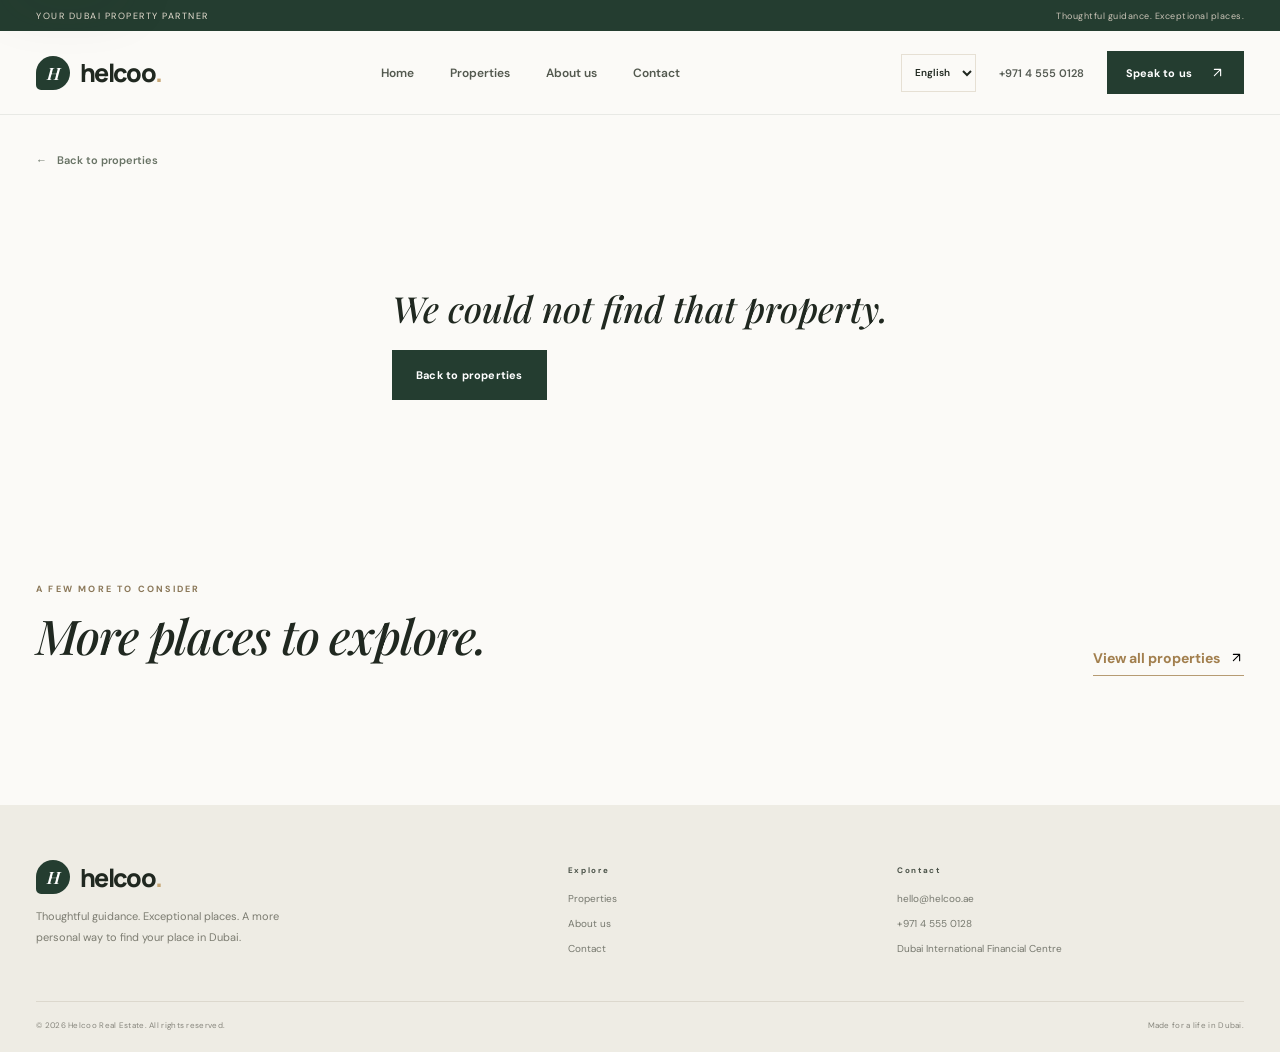
<file: pages/property-details.html>
<!doctype html>
<html lang="en" dir="ltr">
<head>
  <meta charset="utf-8">
  <meta name="viewport" content="width=device-width, initial-scale=1">
  <meta name="theme-color" content="#f5f1e8">
  <meta name="description" data-i18n-content="metaDescription" content="Discover considered homes and property opportunities across Dubai with Helcoo Real Estate.">
  <meta name="robots" content="index, follow">
  <title data-i18n-title="detailPageTitle">Property Details | Helcoo Real Estate</title>
  <link rel="stylesheet" href="../css/styles.css">
  <link rel="stylesheet" href="../css/components.css">
  <link rel="stylesheet" href="../css/responsive.css">
  <script src="../js/properties.js" defer></script>
  <script src="../js/search.js" defer></script>
  <script src="../js/favorites.js" defer></script>
  <script src="../js/navigation.js" defer></script>
  <script src="../js/script.js" defer></script>
</head>
<body data-page="details" data-root="../">
  <a class="skip-link" href="#main-content" data-i18n="skipLink">Skip to content</a>
  <div class="announcement"><span data-i18n="announcementTitle">YOUR DUBAI PROPERTY PARTNER</span><span data-i18n="announcementText">Thoughtful guidance. Exceptional places.</span></div>
  <header class="site-header">
    <div class="wrap nav-shell">
      <a class="brand" href="../index.html" aria-label="Helcoo home" data-i18n-aria-label="brandLabel"><span class="brand-mark">H</span><span>helcoo<span class="brand-period">.</span></span></a>
      <button class="menu-toggle" type="button" aria-label="Open navigation" data-i18n-aria-label="openNavigation" aria-expanded="false" aria-controls="primary-nav"><span></span><span></span></button>
      <nav class="nav-links" id="primary-nav" aria-label="Main navigation" data-i18n-aria-label="mainNavigation">
        <a href="../index.html" data-i18n="navHome">Home</a><a href="properties.html" data-i18n="navProperties">Properties</a><a href="about.html" data-i18n="navAbout">About us</a><a href="contact.html" data-i18n="navContact">Contact</a>
      </nav>
      <div class="nav-actions">
        <label class="language-control"><span class="visually-hidden" data-i18n="languageLabel">Language</span><select id="language-select" aria-label="Language" data-i18n-aria-label="languageLabel"><option value="en">English</option><option value="ar">العربية</option></select></label>
        <a class="nav-phone" href="tel:+97145550128" data-i18n="contactPhone">+971 4 555 0128</a>
        <a class="button button-dark button-small" href="contact.html"><span data-i18n="speakToUs">Speak to us</span><img src="../assets/icons/arrow-up-right.svg" alt="" aria-hidden="true"></a>
      </div>
    </div>
  </header>
  <main id="main-content" tabindex="-1">
    <div class="wrap detail-page">
      <a class="back-link" href="properties.html"><span aria-hidden="true">←</span><span data-i18n="backToProperties">Back to properties</span></a>
      <div id="property-detail"></div>
    </div>
    <section class="section wrap related-section">
      <div class="section-heading">
        <div><p class="eyebrow" data-i18n="relatedEyebrow">A FEW MORE TO CONSIDER</p><h2 data-i18n="relatedTitle">More places to explore.</h2></div>
        <a class="underlined-link" href="properties.html"><span data-i18n="viewAllProperties">View all properties</span><img src="../assets/icons/arrow-up-right.svg" alt="" aria-hidden="true"></a>
      </div>
      <div class="property-grid" id="related-properties"></div>
    </section>
  </main>
  <footer class="site-footer">
    <div class="wrap footer-main">
      <div class="footer-brand"><a class="brand" href="../index.html" aria-label="Helcoo home" data-i18n-aria-label="brandLabel"><span class="brand-mark">H</span><span>helcoo<span class="brand-period">.</span></span></a><p data-i18n="footerBrandCopy">Thoughtful guidance. Exceptional places. A more personal way to find your place in Dubai.</p></div>
      <div class="footer-col"><h4 data-i18n="footerExplore">Explore</h4><a href="properties.html" data-i18n="navProperties">Properties</a><a href="about.html" data-i18n="navAbout">About us</a><a href="contact.html" data-i18n="navContact">Contact</a></div>
      <div class="footer-col"><h4 data-i18n="footerContact">Contact</h4><a href="mailto:hello@helcoo.ae" data-i18n="contactEmail">hello@helcoo.ae</a><a href="tel:+97145550128" data-i18n="contactPhone">+971 4 555 0128</a><span data-i18n="officeArea">Dubai International Financial Centre</span></div>
    </div>
    <div class="wrap footer-bottom"><span>© <span data-year></span> <span data-i18n="copyright">Helcoo Real Estate. All rights reserved.</span></span><span data-i18n="footerMotto">Made for a life in Dubai.</span></div>
  </footer>
  <div class="toast" id="toast" role="status" aria-live="polite"></div>
</body>
</html>
</file>
<file: css/styles.css>
﻿:root {
  --ink: #202820;
  --muted: #77786f;
  --green: #243d30;
  --green-2: #365342;
  --gold: #c7a878;
  --cream: #f5f1e8;
  --paper: #fbfaf7;
  --line: #e6e0d4;
  --serif: "Playfair Display", Georgia, serif;
  --sans: "DM Sans", sans-serif;
  --display: "Manrope", sans-serif;
  --shadow: 0 22px 55px rgba(35, 48, 38, .10)
}

@font-face {
  font-family: "DM Sans";
  font-style: normal;
  font-weight: 400 700;
  font-display: swap;
  src: url("../assets/fonts/dm-sans-latin.woff2") format("woff2")
}

@font-face {
  font-family: Manrope;
  font-style: normal;
  font-weight: 400 800;
  font-display: swap;
  src: url("../assets/fonts/manrope-latin.woff2") format("woff2")
}

@font-face {
  font-family: "Noto Sans Arabic";
  font-style: normal;
  font-weight: 400 800;
  font-display: swap;
  src: url("../assets/fonts/noto-sans-arabic.woff2") format("woff2")
}

@font-face {
  font-family: "Playfair Display";
  font-style: normal;
  font-weight: 400 900;
  font-display: swap;
  src: url("../assets/fonts/playfair-display-latin.woff2") format("woff2")
}

@font-face {
  font-family: "Playfair Display";
  font-style: italic;
  font-weight: 400 900;
  font-display: swap;
  src: url("../assets/fonts/playfair-display-italic-latin.woff2") format("woff2")
}

* {
  box-sizing: border-box
}

html {
  scroll-behavior: smooth;
  scroll-padding-top: 95px
}

body {
  margin: 0;
  background: var(--paper);
  color: var(--ink);
  font-family: var(--sans);
  -webkit-font-smoothing: antialiased
}

a {
  color: inherit;
  text-decoration: none
}

button,
input,
select {
  font: inherit
}

button,
a {
  -webkit-tap-highlight-color: transparent
}

button {
  color: inherit
}

.wrap {
  width: min(1280px, calc(100% - 72px));
  margin-inline: auto
}

.site-header {
  position: sticky;
  top: 0;
  z-index: 20;
  background: rgba(251, 250, 247, .94);
  backdrop-filter: blur(14px);
  border-bottom: 1px solid rgba(36, 61, 48, .09)
}

.nav-shell {
  height: 83px;
  display: flex;
  align-items: center;
  justify-content: space-between;
  gap: 34px
}

.nav-links {
  display: flex;
  align-items: center;
  gap: 36px;
  color: #53594f;
  font-size: 12px;
  font-weight: 600
}

.hero {
  height: 620px;
  position: relative;
  margin-top: 24px;
  overflow: hidden;
  background: #536457;
  color: #fff
}

.hero-image,
.hero-shade {
  position: absolute;
  inset: 0
}

.hero-image {
  background: url("../assets/images/hero/dubai-skyline.jpg") center 49%/cover;
  transform: scale(1.015)
}

.hero-shade {
  background: linear-gradient(90deg, rgba(16, 31, 23, .82) 0%, rgba(16, 31, 23, .58) 42%, rgba(16, 31, 23, .06) 100%), linear-gradient(0deg, rgba(14, 25, 19, .42), transparent 48%)
}

.hero-content {
  position: relative;
  z-index: 1;
  padding: 112px 8.3% 60px;
  max-width: 800px
}

.hero-copy {
  max-width: 445px;
  margin: 0;
  color: rgba(255, 255, 255, .82);
  font-size: 14px;
  line-height: 1.9
}

.hero-caption {
  position: absolute;
  left: 8.3%;
  right: 8.3%;
  bottom: 25px;
  display: flex;
  justify-content: space-between;
  color: rgba(255, 255, 255, .68);
  font-size: 8px;
  letter-spacing: 1.5px
}

.section {
  padding-top: 105px;
  padding-bottom: 108px
}

.section-heading {
  display: flex;
  justify-content: space-between;
  align-items: end;
  gap: 35px;
  margin-bottom: 34px
}

.section-description {
  max-width: 500px;
  margin: 0;
  color: var(--muted);
  font-size: 12px;
  line-height: 1.9
}

.price {
  color: var(--green);
  font: 700 15px var(--display)
}

.details-button {
  border: 0;
  background: transparent;
  color: #7e765f;
  font-size: 9px;
  font-weight: 700;
  cursor: pointer
}

.details-button span {
  margin-left: 7px;
  color: #a27f4e;
  font-size: 13px
}

.areas-section {
  padding: 90px 0 100px;
  background: var(--cream)
}

:focus-visible {
  outline: 2px solid #9a7746;
  outline-offset: 4px
}

.visually-hidden {
  position: absolute;
  width: 1px;
  height: 1px;
  padding: 0;
  margin: -1px;
  overflow: hidden;
  clip: rect(0, 0, 0, 0);
  white-space: nowrap;
  border: 0
}

html[lang=ar] body {
  font-family: "Noto Sans Arabic", var(--sans)
}

html[lang=ar] .hero h1 {
  line-height: 1.35
}

html[dir=rtl] .hero-shade {
  background: linear-gradient(270deg, rgba(16, 31, 23, .82) 0%, rgba(16, 31, 23, .58) 42%, rgba(16, 31, 23, .06) 100%), linear-gradient(0deg, rgba(14, 25, 19, .42), transparent 48%)
}

html.js .hero-content>* {
  animation: hero-enter .7s both
}

html.js .hero-content h1 {
  animation-delay: .08s
}

html.js .hero-content .hero-copy {
  animation-delay: .16s
}

html.js .hero-caption {
  animation: hero-enter .7s .3s both
}
</file>
<file: css/components.css>
﻿body.dialog-open {
  overflow: hidden
}

.announcement {
  height: 31px;
  padding: 0 36px;
  display: flex;
  align-items: center;
  justify-content: space-between;
  background: var(--green);
  color: #e9e1d3;
  font-size: 9px;
  letter-spacing: 1.5px
}

.announcement span:last-child {
  color: #c9c3b6;
  letter-spacing: .5px
}

.brand {
  display: inline-flex;
  align-items: center;
  gap: 10px;
  font: 800 25px var(--display);
  letter-spacing: -1.7px
}

.brand-mark {
  width: 34px;
  height: 34px;
  display: grid;
  place-items: center;
  border-radius: 50% 50% 50% 5px;
  background: var(--green);
  color: #fff;
  font: 600 17px var(--serif);
  letter-spacing: 0
}

.brand-period {
  color: var(--gold)
}

.nav-links a,
.footer-col a {
  transition: color .2s
}

.nav-links a:hover,
.footer-col a:hover {
  color: #a17f4f
}

.nav-actions {
  display: flex;
  align-items: center;
  gap: 23px;
  font-size: 11px;
  font-weight: 600
}

.nav-phone {
  color: #555b53
}

.button {
  display: inline-flex;
  align-items: center;
  justify-content: center;
  gap: 18px;
  min-height: 50px;
  padding: 0 23px;
  border: 1px solid transparent;
  font-size: 11px;
  font-weight: 700;
  letter-spacing: .2px;
  transition: transform .2s, background .2s, border-color .2s;
  cursor: pointer
}

.button:hover {
  transform: translateY(-2px)
}

.button-dark {
  background: var(--green);
  color: #fff
}

.button-dark:hover {
  background: #172c21
}

.button-gold {
  background: var(--gold);
  color: #1f2d22
}

.button-gold:hover {
  background: #d4b88e
}

.button-small {
  min-height: 43px;
  padding: 0 18px
}

.menu-toggle {
  display: none
}

.eyebrow {
  margin: 0;
  color: #8a7758;
  font-size: 9px;
  font-weight: 700;
  letter-spacing: 2.2px;
  line-height: 1.6
}

.eyebrow-light {
  color: #dfc9a7
}

.hero h1,
.contact-band h2 {
  margin: 25px 0 20px;
  font: 500 clamp(56px, 7vw, 88px)/1.02 var(--serif);
  letter-spacing: -2.2px
}

.hero h1 em,
.section-heading h2 em,
.editorial-copy h2 em,
.contact-band h2 em {
  font-weight: 500;
  color: #dfc9a7
}

.hero-actions {
  display: flex;
  align-items: center;
  gap: 28px;
  margin-top: 34px
}

.hero-text-link {
  font-size: 11px;
  font-weight: 600;
  color: #f0e9dd
}

.hero-text-link span {
  margin-left: 7px;
  color: var(--gold)
}

.search-section {
  position: relative;
  z-index: 2;
  margin-top: -1px
}

.search-panel {
  display: grid;
  grid-template-columns: 1.1fr 1fr 1fr 1fr auto;
  align-items: center;
  gap: 0;
  padding: 23px 24px;
  background: #fff;
  box-shadow: var(--shadow);
  border: 1px solid #eee9df
}

.search-intro {
  display: flex;
  flex-direction: column;
  gap: 7px;
  padding: 0 20px 0 5px
}

.search-kicker {
  font-size: 8px;
  font-weight: 700;
  letter-spacing: 1.8px;
  color: #9b835e
}

.search-intro strong {
  font: 500 17px var(--serif)
}

.field {
  min-width: 0;
  padding: 0 19px;
  border-left: 1px solid var(--line)
}

.field label {
  display: block;
  margin-bottom: 9px;
  color: #89877e;
  font-size: 8px;
  font-weight: 700;
  letter-spacing: 1.2px;
  text-transform: uppercase
}

.field select {
  width: 100%;
  min-height: 25px;
  padding: 0 18px 0 0;
  border: 0;
  outline: 0;
  color: var(--ink);
  background: #fff;
  font-size: 11px;
  font-weight: 600;
  cursor: pointer
}

.field select:focus-visible {
  outline: 2px solid var(--gold);
  outline-offset: 4px
}

.search-button {
  min-height: 48px;
  padding: 0 20px;
  white-space: nowrap
}

.intro-strip {
  display: flex;
  align-items: center;
  justify-content: space-between;
  gap: 18px;
  padding: 31px 4px 29px;
  border-bottom: 1px solid var(--line);
  color: #7f7d73;
  font-size: 8px;
  font-weight: 700;
  letter-spacing: 1.6px
}

.intro-strip i {
  width: 4px;
  height: 4px;
  border-radius: 50%;
  background: var(--gold)
}

.section-heading h2,
.editorial-copy h2 {
  margin: 12px 0 13px;
  font: 500 clamp(36px, 4.3vw, 53px)/1.13 var(--serif);
  letter-spacing: -1.1px
}

.section-heading h2 em,
.editorial-copy h2 em {
  color: #9c805a
}

.underlined-link {
  display: inline-flex;
  align-items: center;
  gap: 13px;
  padding-bottom: 8px;
  border-bottom: 1px solid #b69b73;
  color: var(--green);
  font-size: 10px;
  font-weight: 700;
  white-space: nowrap
}

.underlined-link span {
  color: #a27f4e;
  font-size: 14px
}

.results-toolbar {
  display: flex;
  justify-content: space-between;
  align-items: center;
  margin-bottom: 15px;
  padding-bottom: 13px;
  border-bottom: 1px solid var(--line)
}

.results-toolbar p {
  margin: 0;
  color: #858378;
  font-size: 10px
}

.reset-filters {
  border: 0;
  background: transparent;
  color: #7c796f;
  font-size: 10px;
  cursor: pointer
}

.reset-filters span {
  padding-left: 5px;
  color: #a27f4e;
  font-size: 15px
}

.property-grid {
  display: grid;
  grid-template-columns: repeat(2, minmax(0, 1fr));
  gap: 26px
}

.property-card {
  min-width: 0;
  background: #fff;
  border: 1px solid #eeeae2;
  transition: transform .25s, box-shadow .25s
}

.property-card:hover {
  transform: translateY(-4px);
  box-shadow: 0 20px 45px rgba(34, 48, 38, .09)
}

.property-card[hidden] {
  display: none
}

.property-image {
  height: 300px;
  position: relative;
  overflow: hidden;
  background: #e6e1d7
}

.property-image img {
  width: 100%;
  height: 100%;
  display: block;
  object-fit: cover;
  transition: transform .6s
}

.property-card:hover .property-image img {
  transform: scale(1.035)
}

.property-image:after {
  content: "";
  position: absolute;
  inset: 55% 0 0;
  background: linear-gradient(0deg, rgba(0, 0, 0, .25), transparent);
  pointer-events: none
}

.property-tag {
  position: absolute;
  top: 17px;
  left: 17px;
  z-index: 1;
  padding: 8px 11px;
  background: rgba(251, 250, 247, .94);
  color: #4c5b4c;
  font-size: 8px;
  font-weight: 700;
  letter-spacing: 1.2px
}

.heart {
  position: absolute;
  z-index: 2;
  top: 14px;
  right: 15px;
  width: 37px;
  height: 37px;
  display: grid;
  place-items: center;
  border: 0;
  border-radius: 50%;
  background: rgba(255, 255, 255, .94);
  color: #344638;
  font-size: 21px;
  cursor: pointer;
  transition: color .2s, transform .2s
}

.heart:hover {
  transform: scale(1.06)
}

.heart[aria-pressed=true] {
  color: #b24f48
}

.image-index {
  position: absolute;
  z-index: 1;
  right: 17px;
  bottom: 15px;
  color: #fff;
  font-size: 8px;
  letter-spacing: 1.2px
}

.property-info {
  padding: 22px 24px 19px
}

.property-location {
  display: flex;
  gap: 8px;
  color: #94876f;
  font-size: 8px;
  font-weight: 700;
  letter-spacing: 1.3px
}

.property-info h3 {
  margin: 11px 0 5px;
  font: 500 23px var(--serif);
  letter-spacing: -.2px
}

.property-sub {
  margin: 0;
  color: #89877e;
  font-size: 11px
}

.property-meta {
  display: flex;
  gap: 19px;
  margin-top: 19px;
  color: #6f746b;
  font-size: 9px
}

.property-meta span+span {
  position: relative
}

.property-meta span+span:before {
  content: "";
  position: absolute;
  left: -10px;
  top: 4px;
  width: 3px;
  height: 3px;
  border-radius: 50%;
  background: #c7a878
}

.property-bottom {
  display: flex;
  justify-content: space-between;
  align-items: center;
  gap: 15px;
  margin-top: 19px;
  padding-top: 15px;
  border-top: 1px solid #eeeae2
}

.empty-state {
  padding: 55px 20px;
  text-align: center;
  background: #fff;
  border: 1px dashed #d8d0c2
}

.empty-state[hidden] {
  display: none
}

.empty-icon {
  color: #b89b70;
  font-size: 34px
}

.empty-state h3 {
  margin: 10px 0;
  font: 500 27px var(--serif)
}

.empty-state p {
  margin: 0 auto 22px;
  color: var(--muted);
  font-size: 12px
}

.area-heading {
  margin-bottom: 32px
}

.area-heading .section-description {
  max-width: 420px
}

.area-grid {
  display: grid;
  grid-template-columns: 1.2fr 1fr 1fr 1fr;
  gap: 13px
}

.area-card {
  height: 350px;
  position: relative;
  display: flex;
  flex-direction: column;
  justify-content: space-between;
  align-items: flex-start;
  padding: 20px;
  text-align: left;
  border: 0;
  overflow: hidden;
  background-position: center;
  background-size: cover;
  color: #fff;
  cursor: pointer
}

.area-card:before {
  content: "";
  position: absolute;
  inset: 0;
  background: linear-gradient(180deg, rgba(17, 30, 22, .15), rgba(17, 30, 22, .68));
  transition: background .25s
}

.area-card:hover:before {
  background: linear-gradient(180deg, rgba(17, 30, 22, .05), rgba(17, 30, 22, .82))
}

.area-card>* {
  position: relative
}

.area-downtown {
  background-image: url("../assets/images/hero/dubai-skyline.jpg")
}

.area-palm {
  background-image: url("../assets/images/locations/palm-jumeirah.jpg")
}

.area-marina {
  background-image: url("../assets/images/locations/dubai-marina.jpg")
}

.area-jumeirah {
  background-image: url("../assets/images/properties/property-1.jpg")
}

.area-number {
  font-size: 9px;
  letter-spacing: 1.5px;
  color: rgba(255, 255, 255, .76)
}

.area-copy {
  display: flex;
  flex-direction: column;
  gap: 8px
}

.area-copy strong {
  font: 500 23px var(--serif)
}

.area-copy small {
  font-size: 7px;
  letter-spacing: 1.4px;
  color: rgba(255, 255, 255, .75)
}

.area-arrow {
  position: absolute;
  right: 19px;
  bottom: 20px;
  font-size: 16px;
  color: #e0c69e
}

.editorial-section {
  display: grid;
  grid-template-columns: 1.05fr .95fr;
  align-items: stretch;
  padding-top: 110px;
  padding-bottom: 110px
}

.editorial-image {
  min-height: 470px;
  position: relative;
  background: url("../assets/images/editorial/approach.jpg") center/cover
}

.editorial-image span {
  position: absolute;
  left: 22px;
  bottom: 20px;
  color: #fff;
  font-size: 8px;
  letter-spacing: 1.7px
}

.editorial-copy {
  display: flex;
  flex-direction: column;
  align-items: flex-start;
  justify-content: center;
  padding: 55px clamp(35px, 6vw, 85px);
  background: #f1eee6
}

.editorial-copy h2 {
  margin-top: 15px
}

.editorial-copy>p:not(.eyebrow) {
  max-width: 410px;
  margin: 0 0 27px;
  color: var(--muted);
  font-size: 12px;
  line-height: 2
}

.editorial-signature {
  margin-top: 45px;
  padding-top: 15px;
  border-top: 1px solid #d9d1c3;
  color: #8d806b;
  font: italic 15px var(--serif)
}

.contact-band {
  padding: 76px 0;
  background: var(--green);
  color: #fff
}

.contact-inner {
  display: flex;
  align-items: center;
  justify-content: space-between;
  gap: 60px
}

.contact-band h2 {
  margin: 16px 0 0;
  font-size: clamp(43px, 5vw, 61px)
}

.contact-side {
  max-width: 390px
}

.contact-side p {
  margin: 0 0 22px;
  color: rgba(255, 255, 255, .72);
  font-size: 12px;
  line-height: 1.9
}

.site-footer {
  padding: 55px 0 22px;
  background: #eeece4
}

.footer-main {
  display: grid;
  grid-template-columns: 1.7fr 1fr 1fr 1.2fr;
  gap: 40px;
  padding-bottom: 43px
}

.brand-footer {
  font-size: 23px
}

.footer-brand p {
  max-width: 270px;
  color: #7c7c71;
  font-size: 11px;
  line-height: 1.9
}

.footer-col {
  display: flex;
  flex-direction: column;
  align-items: flex-start;
  gap: 12px;
  color: #77796f;
  font-size: 10px
}

.footer-col h4 {
  margin: 5px 0 5px;
  color: #4b5349;
  font-size: 8px;
  letter-spacing: 1.7px
}

.footer-bottom {
  display: flex;
  justify-content: space-between;
  gap: 18px;
  padding-top: 18px;
  border-top: 1px solid #dcd8cd;
  color: #88877e;
  font-size: 8px;
  letter-spacing: .3px
}

.footer-bottom a {
  text-decoration: underline;
  text-underline-offset: 3px
}

.toast {
  position: fixed;
  right: 24px;
  bottom: 24px;
  z-index: 50;
  max-width: calc(100vw - 48px);
  padding: 14px 19px;
  background: var(--green);
  color: #fff;
  box-shadow: var(--shadow);
  font-size: 11px;
  opacity: 0;
  transform: translateY(12px);
  pointer-events: none;
  transition: opacity .2s, transform .2s
}

.toast.show {
  opacity: 1;
  transform: translateY(0)
}

.property-dialog {
  width: min(540px, calc(100% - 32px));
  padding: 42px;
  border: 0;
  background: var(--paper);
  color: var(--ink);
  box-shadow: 0 30px 100px rgba(0, 0, 0, .3)
}

.property-dialog::backdrop {
  background: rgba(14, 24, 18, .68);
  backdrop-filter: blur(4px)
}

.dialog-close {
  position: absolute;
  top: 12px;
  right: 16px;
  width: 34px;
  height: 34px;
  border: 0;
  background: transparent;
  color: #5c655b;
  font-size: 26px;
  cursor: pointer
}

.property-dialog h2 {
  margin: 13px 0 7px;
  font: 500 34px/1.15 var(--serif)
}

.dialog-location {
  color: #927b58;
  font-size: 9px;
  font-weight: 700;
  letter-spacing: 1.2px
}

.dialog-description {
  margin: 22px 0;
  color: #77786f;
  font-size: 12px;
  line-height: 1.9
}

.dialog-stats {
  display: flex;
  gap: 17px;
  padding: 16px 0;
  border-top: 1px solid var(--line);
  border-bottom: 1px solid var(--line);
  color: #6d7269;
  font-size: 10px
}

.dialog-price {
  margin: 20px 0;
  color: var(--green);
  font: 700 20px var(--display)
}

.skip-link {
  position: fixed;
  top: 8px;
  left: 8px;
  z-index: 100;
  padding: 12px 16px;
  transform: translateY(-160%);
  background: var(--paper);
  color: var(--green);
  box-shadow: var(--shadow);
  font-size: 12px;
  font-weight: 700
}

.skip-link:focus {
  transform: translateY(0)
}

.listing-disclaimer {
  margin: -4px 0 16px;
  color: #77786f;
  font-size: 10px;
  line-height: 1.6
}

.language-control select {
  min-height: 38px;
  padding: 0 9px;
  border: 1px solid var(--line);
  border-radius: 0;
  background: transparent;
  color: var(--ink);
  font-size: 10px;
  font-weight: 600;
  cursor: pointer
}

html[lang=ar] .hero h1,
html[lang=ar] .section-heading h2,
html[lang=ar] .editorial-copy h2,
html[lang=ar] .contact-band h2,
html[lang=ar] .property-info h3,
html[lang=ar] .empty-state h3,
html[lang=ar] .property-dialog h2 {
  font-family: "Noto Sans Arabic", var(--sans);
  letter-spacing: 0
}

html[lang=ar] .announcement,
html[lang=ar] .eyebrow,
html[lang=ar] .hero-caption,
html[lang=ar] .search-kicker,
html[lang=ar] .field label,
html[lang=ar] .intro-strip,
html[lang=ar] .property-location,
html[lang=ar] .property-tag,
html[lang=ar] .area-copy small,
html[lang=ar] .editorial-image span,
html[lang=ar] .footer-col h4,
html[lang=ar] .footer-bottom,
html[lang=ar] .dialog-location {
  letter-spacing: 0
}

html[dir=rtl] .hero-text-link span,
html[dir=rtl] .details-button span {
  margin-left: 0;
  margin-right: 7px
}

html[dir=rtl] .search-intro {
  padding: 0 5px 0 20px
}

html[dir=rtl] .field {
  border-left: 0;
  border-right: 1px solid var(--line)
}

html[dir=rtl] .field:first-of-type {
  border-right: 0
}

html[dir=rtl] .field select {
  padding: 0 0 0 18px
}

html[dir=rtl] .reset-filters span {
  padding-left: 0;
  padding-right: 5px
}

html[dir=rtl] .property-tag {
  right: 17px;
  left: auto
}

html[dir=rtl] .heart,
html[dir=rtl] .image-index {
  right: auto;
  left: 15px
}

html[dir=rtl] .property-meta span+span:before {
  right: -10px;
  left: auto
}

html[dir=rtl] .area-card {
  text-align: right
}

html[dir=rtl] .area-arrow {
  right: auto;
  left: 19px
}

html[dir=rtl] .editorial-image span {
  right: 22px;
  left: auto
}

html[dir=rtl] .dialog-close {
  right: auto;
  left: 16px
}

html[dir=rtl] .toast {
  right: auto;
  left: 24px
}

html[dir=rtl] .skip-link {
  right: 8px;
  left: auto
}

html[dir=rtl] .brand-mark {
  border-radius: 50% 50% 5px 50%
}

html.js .reveal {
  opacity: 0;
  transform: translateY(22px);
  transition: opacity .65s ease, transform .65s cubic-bezier(.2, .7, .2, 1)
}

html.js .reveal.is-visible {
  opacity: 1;
  transform: translateY(0)
}

html.js .property-card:nth-child(2).reveal,
html.js .area-card:nth-child(2).reveal {
  transition-delay: .08s
}

html.js .property-card:nth-child(3).reveal,
html.js .area-card:nth-child(3).reveal {
  transition-delay: .16s
}

html.js .property-card:nth-child(4).reveal,
html.js .area-card:nth-child(4).reveal {
  transition-delay: .24s
}

@keyframes hero-enter {
  from {
    opacity: 0;
    transform: translateY(18px)
  }
  to {
    opacity: 1;
    transform: translateY(0)
  }
}

.button img,
.underlined-link img,
.details-button img {
  width: 15px;
  height: 15px;
  flex: 0 0 auto
}

.button img {
  filter: brightness(0) invert(1)
}

.underlined-link {
  display: inline-flex;
  align-items: center;
  gap: 9px
}

.search-button img {
  width: 18px;
  height: 18px
}

.property-image-link {
  display: block;
  width: 100%;
  height: 100%
}

  .property-info h3 {
    line-height: 1.25
  }

  .property-meta {
    flex-wrap: wrap
  }

  .property-bottom .price,
  .detail-price {
    color: #314438;
    font: 700 15px var(--display)
  }

  .details-button {
    display: inline-flex;
    align-items: center;
    gap: 7px;
    border: 0;
    padding: 8px 0;
    background: transparent;
    color: #66745f;
    font-size: 10px;
    font-weight: 700;
    cursor: pointer
  }

  .heart.is-saved {
    color: #b24f48
  }

  .results-toolbar {
    align-items: center
  }

  .results-toolbar .listing-disclaimer {
    max-width: 470px;
    margin: 0;
    text-align: end
  }

  .empty-state h2 {
    margin: 10px 0;
    font: 500 27px var(--serif)
  }

  .empty-state[hidden],
  [hidden] {
    display: none !important
  }

  .page-hero {
    padding-top: 85px;
    padding-bottom: 32px
  }

  .page-hero h1 {
    margin: 14px 0;
    font: 500 clamp(43px, 6vw, 72px)/1.08 var(--serif);
    letter-spacing: -1.6px
  }

  .page-hero h1 em {
    color: #9c835d;
    font-weight: 500
  }

  .page-hero .section-description {
    max-width: 620px;
    margin: 0
  }

  .listing-section {
    padding-top: 24px
  }

  .detail-page {
    padding-top: 28px
  }

  .back-link {
    display: inline-flex;
    align-items: center;
    gap: 10px;
    margin: 10px 0 25px;
    color: #687365;
    font-size: 11px;
    font-weight: 600
  }

  .detail-layout {
    display: grid;
    grid-template-columns: minmax(0, 1.2fr) minmax(310px, .8fr);
    gap: clamp(35px, 6vw, 85px);
    align-items: center
  }

  .detail-gallery {
    position: relative;
    min-height: 520px;
    overflow: hidden;
    background: #e6e1d7
  }

  .detail-main-image {
    width: 100%;
    height: 100%;
    min-height: 520px;
    display: block;
    object-fit: cover
  }

  .detail-content h1 {
    margin: 12px 0 8px;
    font: 500 clamp(34px, 4vw, 53px)/1.12 var(--serif);
    letter-spacing: -1px
  }

  .detail-content .eyebrow {
    margin-bottom: 8px
  }

  .detail-subtitle {
    margin: 0;
    color: var(--muted);
    font-size: 13px
  }

  .detail-description {
    margin: 23px 0;
    color: #696c63;
    font-size: 13px;
    line-height: 1.9
  }

  .detail-price {
    padding-bottom: 20px;
    border-bottom: 1px solid var(--line);
    font-size: 20px
  }

  .detail-specs {
    display: flex;
    flex-wrap: wrap;
    gap: 16px 21px;
    margin: 20px 0;
    color: #62685f;
    font-size: 11px
  }

  .detail-specs>span {
    display: inline-flex;
    align-items: center;
    gap: 7px
  }

  .detail-specs img {
    width: 18px;
    height: 18px
  }

  .detail-actions {
    display: flex;
    flex-wrap: wrap;
    gap: 12px;
    align-items: center
  }

  .heart-detail {
    position: static;
    display: inline-flex;
    width: auto;
    height: 48px;
    gap: 8px;
    padding: 0 14px;
    border: 1px solid var(--line);
    border-radius: 0;
    background: transparent;
    font-size: 11px
  }

  .related-section {
    padding-top: 90px;
    padding-bottom: 95px
  }

  .related-section .section-heading h2 {
    font-size: clamp(34px, 4vw, 48px)
  }

  .not-found {
    min-height: 300px;
    display: grid;
    place-content: center;
    justify-items: start;
    gap: 18px
  }

  .not-found h1 {
    margin: 0;
    font: 500 36px var(--serif)
  }

  .about-page-hero {
    padding-bottom: 65px
  }

  .about-story {
    display: grid;
    grid-template-columns: minmax(0, .9fr) minmax(0, 1.1fr);
    gap: clamp(40px, 8vw, 110px);
    align-items: center;
    padding-top: 15px;
    padding-bottom: 70px
  }

  .about-visual {
    position: relative;
    max-width: 490px;
    background: #eee8dc
  }

  .about-visual img {
    width: 100%;
    display: block
  }

  .about-visual>span {
    position: absolute;
    inset-inline-start: 18px;
    bottom: 18px;
    padding: 10px 12px;
    background: rgba(251, 250, 247, .94);
    color: #425244;
    font-size: 9px;
    font-weight: 700;
    letter-spacing: 1px
  }

  .about-story-copy h2,
  .form-intro h2 {
    margin: 14px 0 18px;
    font: 500 clamp(35px, 4vw, 52px)/1.13 var(--serif);
    letter-spacing: -.8px
  }

  .about-story-copy>p:not(.eyebrow) {
    max-width: 540px;
    margin: 0 0 25px;
    color: var(--muted);
    font-size: 13px;
    line-height: 2
  }

  .values-section {
    padding-top: 52px;
    padding-bottom: 100px
  }

  .values-section .section-heading h2 {
    font-size: clamp(34px, 4vw, 49px)
  }

  .values-grid {
    display: grid;
    grid-template-columns: repeat(3, minmax(0, 1fr));
    gap: 18px;
    margin-top: 28px
  }

  .value-card {
    min-height: 210px;
    padding: 25px;
    background: #f1eee6;
    border: 1px solid #e8e2d7
  }

  .value-number {
    color: #a48a61;
    font-size: 10px;
    letter-spacing: 1px
  }

  .value-card h3 {
    margin: 25px 0 9px;
    font: 500 23px var(--serif)
  }

  .value-card p {
    margin: 0;
    color: var(--muted);
    font-size: 11px;
    line-height: 1.8
  }

  .contact-page-hero {
    padding-bottom: 55px
  }

  .contact-section {
    display: grid;
    grid-template-columns: minmax(230px, .75fr) minmax(0, 1.25fr);
    gap: clamp(35px, 7vw, 90px);
    padding-bottom: 100px
  }

  .contact-details {
    display: grid;
    align-content: start;
    gap: 12px
  }

  .contact-card {
    padding: 20px;
    background: #f1eee6;
    border: 1px solid #e8e2d7
  }

  .contact-symbol {
    color: #9e845c;
    font-size: 20px
  }

  .contact-card h2 {
    margin: 13px 0 7px;
    font: 500 21px var(--serif)
  }

  .contact-card a,
  .contact-card p {
    margin: 0;
    color: #72766d;
    font-size: 11px;
    line-height: 1.9
  }

  .contact-form {
    padding: clamp(26px, 5vw, 55px);
    background: #fff;
    border: 1px solid #eeeae2
  }

  .form-intro {
    margin-bottom: 25px
  }

  .form-intro h2 {
    margin-bottom: 9px;
    font-size: 34px
  }

  .form-intro .section-description {
    margin: 0
  }

  .form-field {
    display: grid;
    gap: 8px;
    margin-top: 17px
  }

  .form-field label {
    color: #575e53;
    font-size: 11px;
    font-weight: 600
  }

  .form-field input,
  .form-field textarea {
    width: 100%;
    min-height: 46px;
    padding: 12px 13px;
    border: 1px solid #ded9ce;
    border-radius: 0;
    background: #fbfaf7;
    color: var(--ink);
    font: inherit;
    font-size: 12px
  }

  .form-field textarea {
    min-height: 130px;
    resize: vertical
  }

  .form-field input:focus,
  .form-field textarea:focus,
  .field select:focus,
  .language-control select:focus {
    outline: 2px solid #b39466;
    outline-offset: 2px
  }

  .contact-form>.button {
    margin-top: 20px
  }

  .form-note {
    margin: 13px 0 0;
    color: #85857b;
    font-size: 10px
  }

  .footer-main {
    grid-template-columns: 1.7fr 1fr 1.2fr
  }

  body[data-page=home] .property-grid {
    grid-template-columns: repeat(3, minmax(0, 1fr));
    gap: 18px
  }

  body[data-page=home] .property-image {
    height: 245px
  }

  html[lang=ar] .page-hero h1,
  html[lang=ar] .detail-content h1,
  html[lang=ar] .about-story-copy h2,
  html[lang=ar] .form-intro h2,
  html[lang=ar] .value-card h3,
  html[lang=ar] .contact-card h2,
  html[lang=ar] .not-found h1,
  html[lang=ar] .related-section .section-heading h2 {
    font-family: "Noto Sans Arabic", var(--sans);
    letter-spacing: 0
  }

html.js .hero-content .hero-actions {
  animation-delay: .24s
}
</file>
<file: css/responsive.css>
﻿@media(max-width:1000px) {
  .wrap {
    width: calc(100% - 48px)
  }

  .nav-shell {
    gap: 20px
  }

  .nav-links {
    gap: 22px
  }

  .nav-phone {
    display: none
  }

  .search-panel {
    grid-template-columns: 1fr 1fr 1fr
  }

  .search-intro {
    grid-column: 1/-1;
    padding: 0 0 14px
  }

  .field:first-of-type {
    border-left: 0;
    padding-left: 0
  }

  .search-button {
    grid-column: 1/-1;
    margin-top: 13px
  }

  .area-grid {
    grid-template-columns: repeat(2, 1fr)
  }

  .area-card {
    height: 290px
  }

  .area-card:first-child {
    height: 290px
  }
}

@media(max-width:650px) {
  .announcement {
    padding: 0 16px;
    font-size: 9px;
    letter-spacing: .8px
  }

  .announcement span:last-child {
    display: none
  }

  .wrap {
    width: calc(100% - 32px)
  }

  .nav-shell {
    height: 70px;
    gap: 10px
  }

  .brand {
    font-size: 23px
  }

  .brand-mark {
    width: 31px;
    height: 31px
  }

  .menu-toggle {
    display: flex;
    flex-direction: column;
    gap: 5px;
    order: 3;
    flex: 0 0 44px;
    width: 44px;
    height: 44px;
    align-items: center;
    justify-content: center;
    border: 0;
    background: transparent;
    cursor: pointer
  }

  .menu-toggle span {
    width: 20px;
    height: 1px;
    background: var(--ink);
    transition: transform .2s
  }

  .menu-toggle[aria-expanded=true] span:first-child {
    transform: translateY(3px) rotate(45deg)
  }

  .menu-toggle[aria-expanded=true] span:last-child {
    transform: translateY(-3px) rotate(-45deg)
  }

  .nav-links {
    display: none;
    position: absolute;
    top: 70px;
    left: 0;
    right: 0;
    flex-direction: column;
    align-items: stretch;
    gap: 0;
    padding: 10px 24px 17px;
    background: var(--paper);
    border-bottom: 1px solid var(--line);
    box-shadow: 0 15px 25px rgba(0, 0, 0, .06)
  }

  .nav-links.open {
    display: flex
  }

  .nav-links a {
    min-height: 48px;
    display: flex;
    align-items: center;
    border-bottom: 1px solid #eeeae2
  }

  .nav-links a:last-child {
    border-bottom: 0
  }

  .nav-actions {
    gap: 8px;
    margin-left: auto
  }

  .nav-actions .button {
    display: none
  }

  .hero {
    height: 610px;
    margin-top: 14px;
    width: calc(100% - 20px)
  }

  .hero-image {
    background-position: 59% center
  }

  .hero-shade {
    background: linear-gradient(90deg, rgba(16, 31, 23, .8), rgba(16, 31, 23, .28)), linear-gradient(0deg, rgba(14, 25, 19, .42), transparent 58%)
  }

  .hero-content {
    padding: 83px 25px 45px
  }

  .hero h1 {
    font-size: clamp(48px, 14vw, 56px)
  }

  .hero-copy {
    max-width: 340px;
    font-size: 14px
  }

  .hero-actions {
    align-items: flex-start;
    flex-direction: column;
    gap: 19px;
    margin-top: 26px
  }

  .hero-caption {
    left: 25px;
    right: 25px;
    bottom: 18px;
    font-size: 9px;
    letter-spacing: .8px
  }

  .search-section {
    margin-top: 0
  }

  .search-panel {
    grid-template-columns: 1fr 1fr;
    gap: 16px 8px;
    padding: 18px
  }

  .search-intro {
    grid-column: 1/-1;
    padding: 0 0 4px
  }

  .field {
    padding: 0 7px;
    border-left: 0
  }

  .field label {
    font-size: 9px;
    letter-spacing: .7px
  }

  .field:nth-of-type(2) {
    border-left: 1px solid var(--line)
  }

  .field select {
    font-size: 12px
  }

  .search-button {
    grid-column: 1/-1;
    margin-top: 0
  }

  .intro-strip {
    justify-content: center;
    flex-wrap: wrap;
    gap: 10px 13px;
    padding: 22px 0;
    font-size: 9px;
    letter-spacing: .6px
  }

  .intro-strip i {
    width: 3px;
    height: 3px
  }

  .section {
    padding-top: 70px;
    padding-bottom: 75px
  }

  .section-heading {
    align-items: flex-start;
    flex-direction: column;
    gap: 19px
  }

  .section-heading h2,
  .editorial-copy h2 {
    font-size: 39px
  }

  .section-description {
    font-size: 14px;
    line-height: 1.75
  }

  .results-toolbar {
    margin-top: 25px
  }

  .property-grid {
    grid-template-columns: 1fr;
    gap: 18px
  }

  .property-image {
    height: 245px
  }

  .property-info {
    padding: 19px
  }

  .property-info h3 {
    font-size: 21px
  }

  .property-location {
    font-size: 9px
  }

  .property-meta {
    gap: 14px;
    font-size: 11px
  }

  .areas-section {
    padding: 68px 0 72px
  }

  .area-grid {
    gap: 9px
  }

  .area-card,
  .area-card:first-child {
    height: 215px;
    padding: 13px
  }

  .area-copy strong {
    font-size: 18px
  }

  .area-copy small {
    font-size: 9px;
    letter-spacing: .5px
  }

  .editorial-section {
    grid-template-columns: 1fr;
    padding-top: 70px;
    padding-bottom: 70px
  }

  .editorial-image {
    min-height: 290px
  }

  .editorial-copy {
    padding: 38px 25px
  }

  .editorial-signature {
    margin-top: 30px
  }

  .contact-band {
    padding: 58px 0
  }

  .contact-inner {
    align-items: flex-start;
    flex-direction: column;
    gap: 25px
  }

  .contact-band h2 {
    font-size: 49px
  }

  .contact-side p {
    font-size: 14px;
    line-height: 1.75
  }

  .footer-main {
    grid-template-columns: 1fr 1fr;
    gap: 28px 18px
  }

  .footer-brand {
    grid-column: 1/-1
  }

  .footer-bottom {
    flex-direction: column;
    gap: 10px;
    font-size: 11px
  }

  .property-dialog {
    padding: 35px 24px
  }

  .property-dialog h2 {
    font-size: 29px
  }
}

@media(max-width:370px) {
  .hero h1 {
    font-size: clamp(45px, 14vw, 50px)
  }

  .hero-caption {
    gap: 8px;
    font-size: 8px;
    letter-spacing: .4px
  }

  .nav-actions .button {
    padding: 0 9px
  }

  .area-card,
  .area-card:first-child {
    height: 185px
  }

  .area-copy strong {
    font-size: 16px
  }

  .property-meta {
    gap: 14px
  }
}

@media(prefers-reduced-motion:reduce) {

  *,
  *::before,
  *::after {
    scroll-behavior: auto !important;
    transition-duration: .01ms !important;
    animation-duration: .01ms !important
  }
}

@media(prefers-reduced-motion:reduce) {

  html.js .reveal,
  html.js .reveal.is-visible {
    opacity: 1;
    transform: none;
    transition: none
  }

  html.js .hero-content>*,
  html.js .hero-caption {
    animation: none
  }
}

@media(max-width:1000px) {
  html[dir=rtl] .field:first-of-type {
    border-right: 0;
    padding-right: 0
  }
}

@media(max-width:650px) {
  .language-control select {
    min-height: 40px;
    padding: 0 8px;
    font-size: 11px
  }

  html[dir=rtl] .nav-actions {
    margin-left: 0;
    margin-right: auto
  }

  html[dir=rtl] .hero-shade {
    background: linear-gradient(270deg, rgba(16, 31, 23, .8), rgba(16, 31, 23, .28)), linear-gradient(0deg, rgba(14, 25, 19, .42), transparent 58%)
  }

  html[dir=rtl] .hero-caption {
    right: 25px;
    left: 25px
  }

  html[dir=rtl] .field {
    border-right: 0
  }

  html[dir=rtl] .field:nth-of-type(2) {
    border-right: 1px solid var(--line)
  }
}

@media(max-width:1000px) {
  body[data-page=home] .property-grid {
    grid-template-columns: repeat(2, minmax(0, 1fr))
  }

  .detail-layout {
    grid-template-columns: minmax(0, 1fr) minmax(0, .9fr);
    gap: 35px
  }

  .detail-gallery,
  .detail-main-image {
    min-height: 420px
  }

  .contact-section {
    gap: 32px
  }
}

@media(max-width:650px) {
  body[data-page=home] .property-grid {
    grid-template-columns: 1fr
  }

  .page-hero {
    padding-top: 58px;
    padding-bottom: 25px
  }

  .page-hero h1 {
    font-size: 43px
  }

  .results-toolbar {
    align-items: flex-start;
    flex-direction: column;
    gap: 10px
  }

  .results-toolbar .listing-disclaimer {
    text-align: start
  }

  .detail-layout,
  .about-story,
  .contact-section {
    grid-template-columns: 1fr
  }

  .detail-layout {
    gap: 28px
  }

  .detail-gallery,
  .detail-main-image {
    min-height: 300px
  }

  .detail-content h1 {
    font-size: 38px
  }

  .detail-description {
    font-size: 14px
  }

  .detail-specs {
    font-size: 12px
  }

  .related-section {
    padding-top: 55px;
    padding-bottom: 65px
  }

  .about-page-hero {
    padding-bottom: 35px
  }

  .about-story {
    padding-bottom: 45px
  }

  .about-visual {
    max-width: none
  }

  .values-grid {
    grid-template-columns: 1fr
  }

  .values-section {
    padding-top: 35px;
    padding-bottom: 60px
  }

  .contact-section {
    padding-bottom: 65px
  }

  .contact-form {
    padding: 25px 20px
  }

  .contact-card a,
  .contact-card p {
    font-size: 13px
  }

  .form-field input,
  .form-field textarea {
    font-size: 16px
  }

  .form-note {
    font-size: 12px;
    line-height: 1.6
  }

  .value-card p {
    font-size: 13px
  }

  .footer-main {
    grid-template-columns: 1fr 1fr
  }
}
</file>
